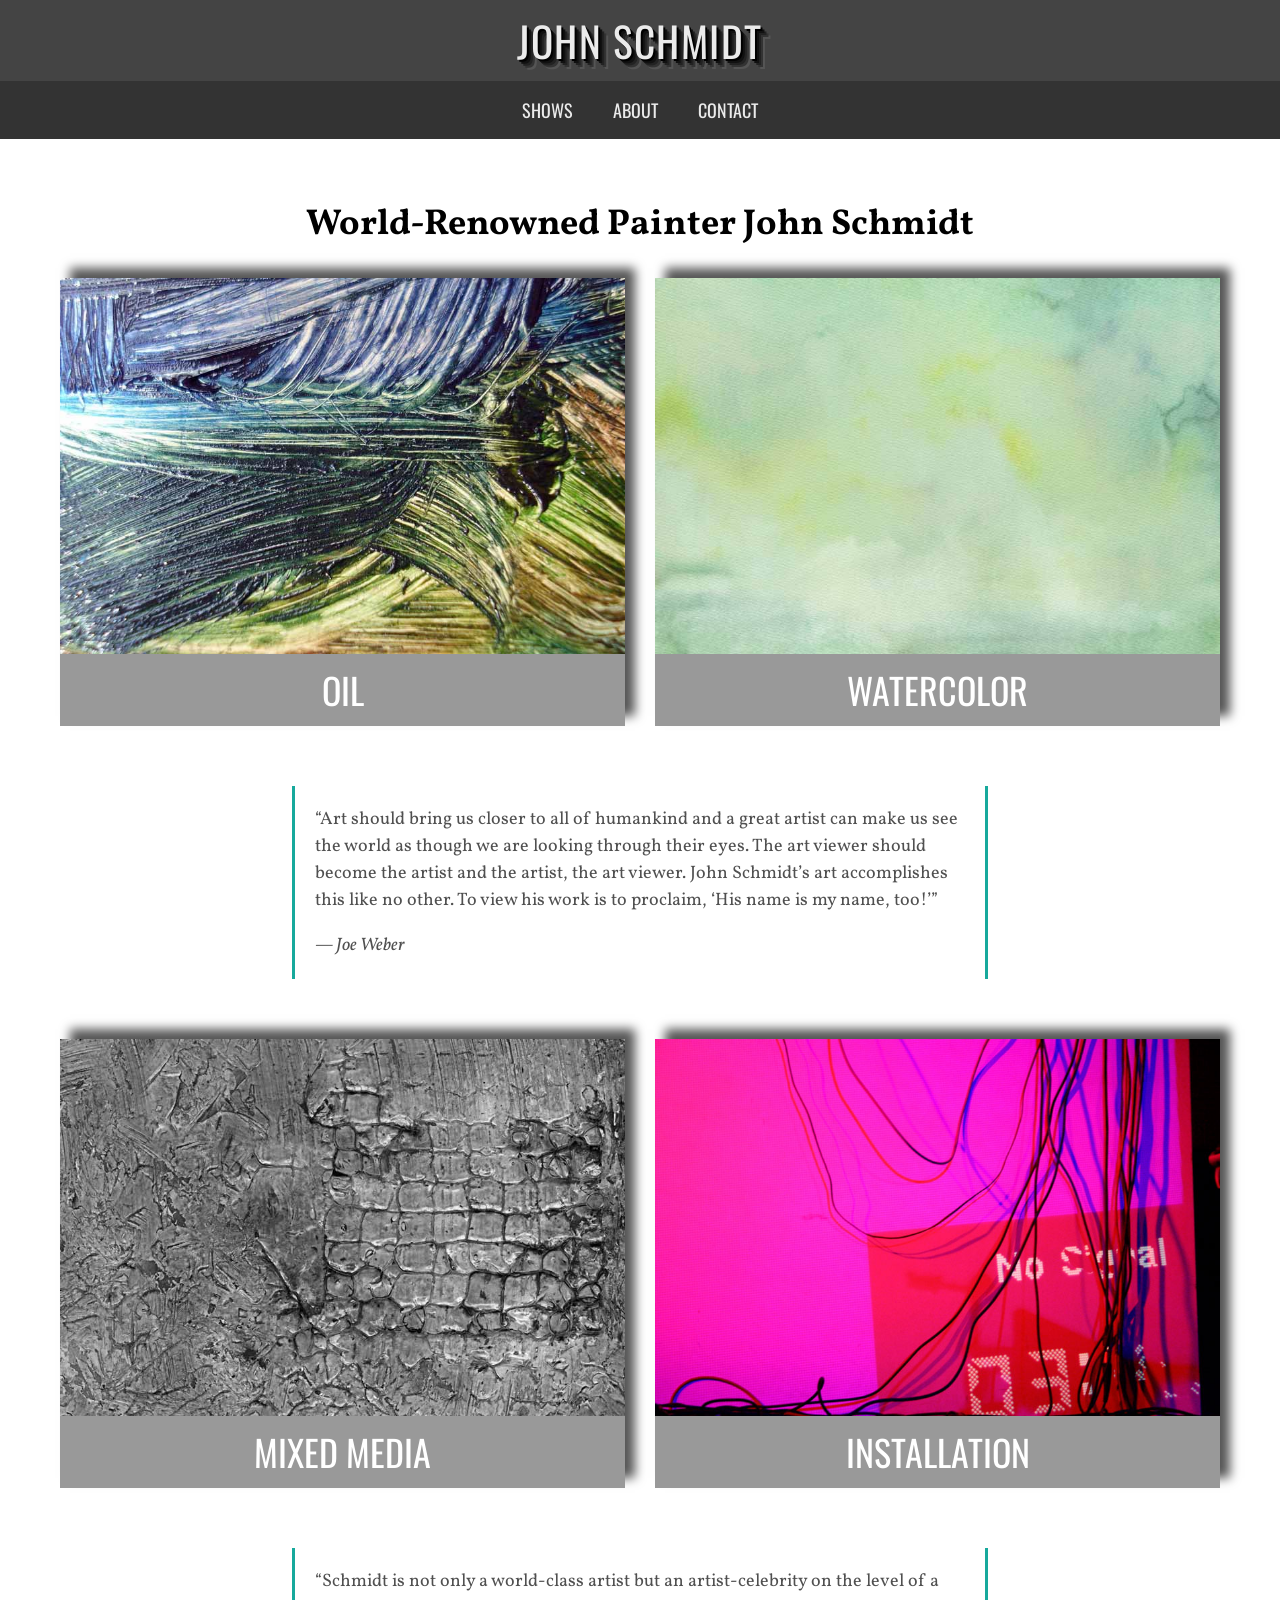
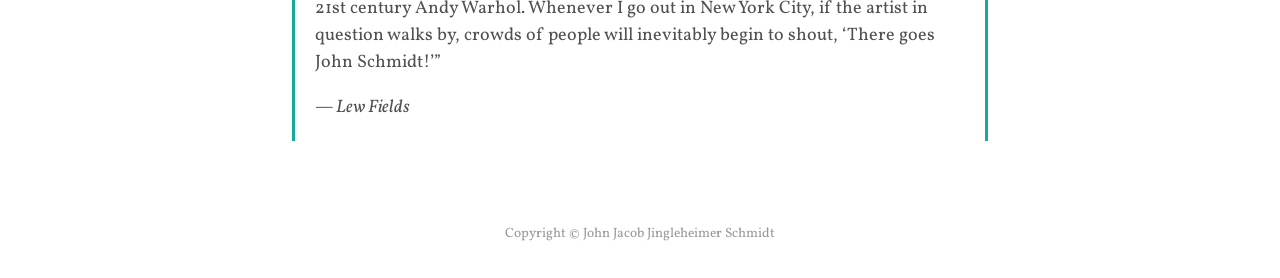
<file: Artist Website/index.html>
<!DOCTYPE html>
<html lang="en">
<head>
	<meta charset="UTF-8">
	<meta name="viewport" content="width=device-width, initial-scale=1.0">
	<title>John Schmidt | World-Renowned Painter</title>
	<link rel="preconnect" href="https://fonts.googleapis.com">
	<link rel="preconnect" href="https://fonts.gstatic.com" crossorigin>
	<link href="https://fonts.googleapis.com/css2?family=Oswald:wght@200..700&family=Vollkorn:ital,wght@0,400..900;1,400..900&display=auto" rel="stylesheet">
	<link rel="stylesheet" href="css/main.css">
</head>
<body>
	<header>
		<div class="logo-wrapper"><a href="index.html">John Schmidt</a></div>
		<nav>
			<ul>
				<li><a href="#">Shows</a></li>
				<li><a href="#">About</a></li>
				<li><a href="#">Contact</a></li>
			</ul>
		</nav>
	</header>

	<main>
		<h1>World-Renowned Painter John Schmidt</h1>

		<div class="category">
			<a href="#">
				<img src="img/oil.jpg" alt="">
				<div class="description">Oil</div>
			</a>
			<a href="#">
				<img src="img/watercolor.jpg" alt="">
				<div class="description">Watercolor</div>
			</a>
		</div>

		<blockquote>
			<p>“Art should bring us closer to all of humankind and a great artist can make us see the world as though we are looking through their eyes. The art viewer should become the artist and the artist, the art viewer. John Schmidt’s art accomplishes this like no other. To view his work is to proclaim, ‘His name is my name, too!’”</p>
			<cite>— Joe Weber</cite>
		</blockquote>

		<div class="category">
			<a href="#">
				<img src="img/mixed-media.jpg" alt="">
				<div class="description">Mixed Media</div>
			</a>
			<a href="#">
				<img src="img/installation.jpg" alt="">
				<div class="description">Installation</div>
			</a>
		</div>

		<blockquote>
			<p>“Schmidt is not only a world-class artist but an artist-celebrity on the level of a 21st century Andy Warhol. Whenever I go out in New York City, if the artist in question walks by, crowds of people will inevitably begin to shout, ‘There goes John Schmidt!’”</p>
			<cite>— Lew Fields</cite>
		</blockquote>
	</main>

	<footer>
		<p>Copyright © John Jacob Jingleheimer Schmidt</p>
	</footer>
</body>
</html>
</file>
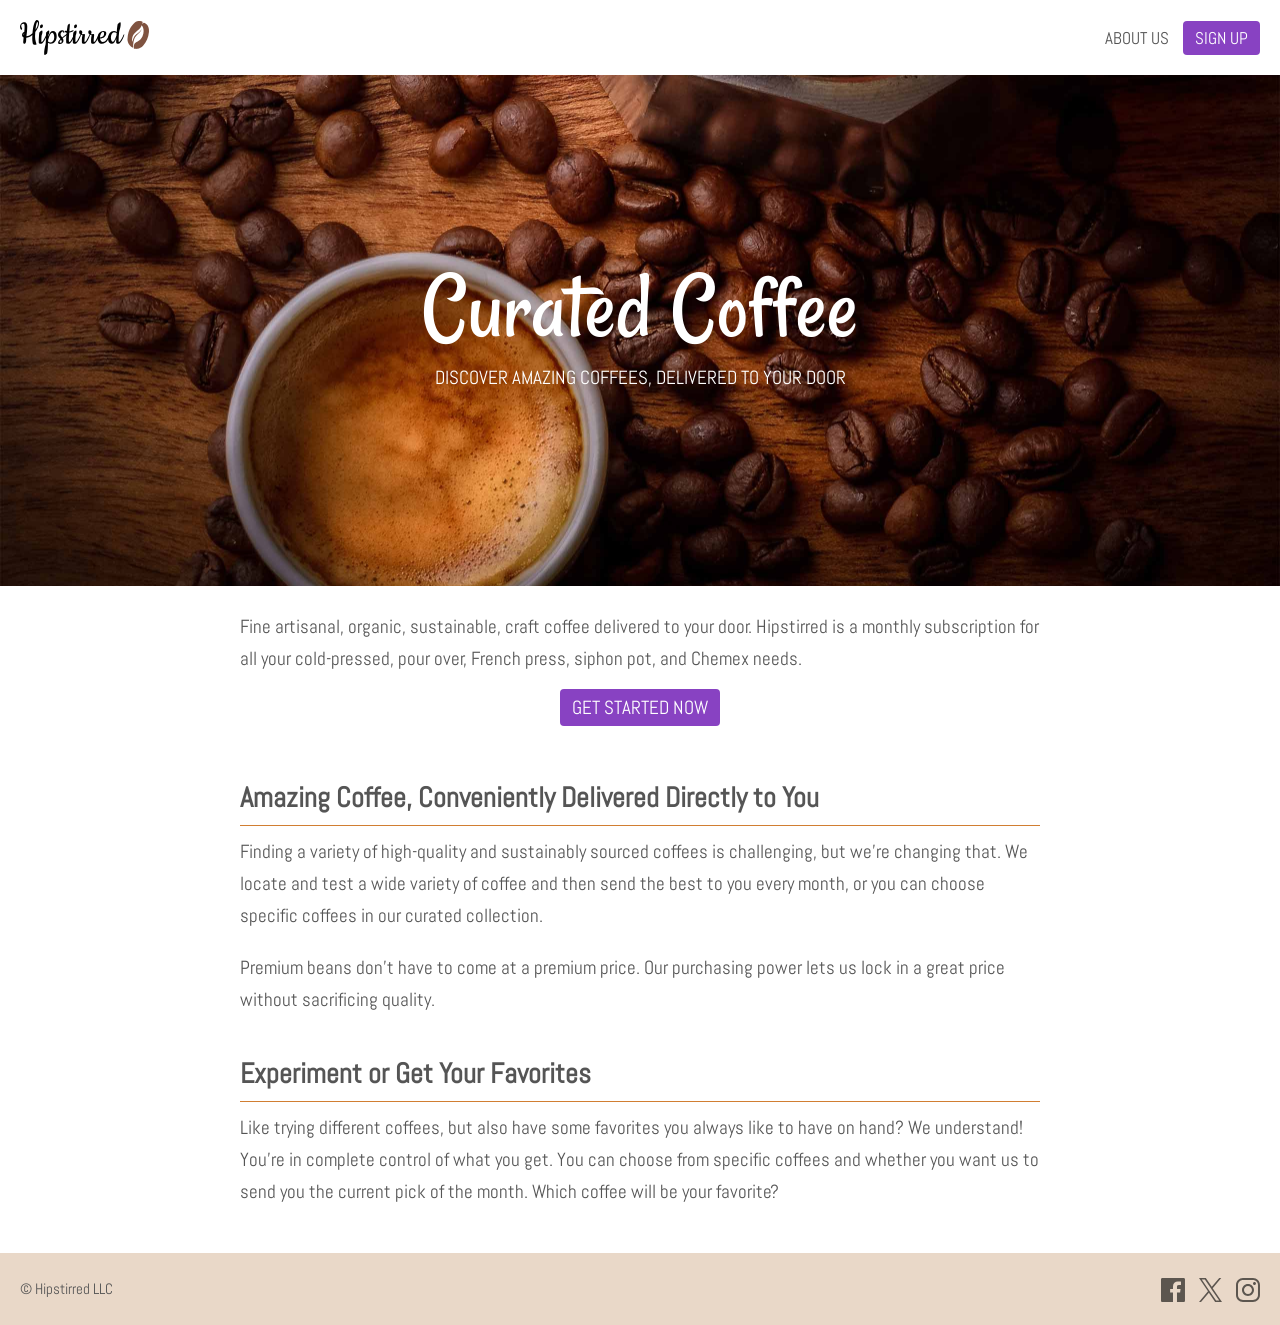
<file: Light Dark Mode/index.html>
<!DOCTYPE html>
<html lang="en">
<head>
	<meta charset="UTF-8">
	<meta name="viewport" content="width=device-width, initial-scale=1.0">
	<title>Great coffee, delivered to your door - Hipstirred</title>
	<link rel="preconnect" href="https://fonts.googleapis.com">
	<link rel="preconnect" href="https://fonts.gstatic.com" crossorigin>
	<link href="https://fonts.googleapis.com/css2?family=Abel&family=Rancho&display=swap" rel="stylesheet">
	<link rel="stylesheet" href="css/main.css">
</head>
<body>
	<div class="wrapper">
		<header>
			<a href="index.html">
				<img src="img/logo-dark.svg" alt="Hipstirred">
			</a>
			<nav>
				<ul>
					<li><a href="about.html">About Us</a></li>
					<li><a href="signup.html" class="button">Sign Up</a></li>
				</ul>
			</nav>
		</header>
		<div class="hero">
			<h1>Curated Coffee</h1>
			<p>Discover amazing coffees, delivered to your door</p>
		</div>
		<main>
			<p>Fine artisanal, organic, sustainable, craft coffee delivered to your door. Hipstirred is a monthly subscription for all your cold-pressed, pour over, French press, siphon pot, and Chemex needs.</p>

			<div class="call-to-action">
				<a href="signup.html" class="button">Get Started Now</a>
			</div>
			
			<h2>Amazing Coffee, Conveniently Delivered Directly to You</h2>
			<p>Finding a variety of high-quality and sustainably sourced coffees is challenging, but we’re changing that. We locate and test a wide variety of coffee and then send the best to you every month, or you can choose specific coffees in our curated collection.</p>
			<p>Premium beans don’t have to come at a premium price. Our purchasing power lets us lock in a great price without sacrificing quality.</p>
			
			<h2>Experiment or Get Your Favorites</h2>
			<p>Like trying different coffees, but also have some favorites you always like to have on hand? We understand! You’re in complete control of what you get. You can choose from specific coffees and whether you want us to send you the current pick of the month. Which coffee will be your favorite?</p>
		</main>
	</div>
	<footer>
		<div class="wrapper">
			<p>© Hipstirred LLC</p>
			<div class="social">
				<a href="https://www.facebook.com">
					<img src="img/social-icons/facebook.svg" width="24" height="24" alt="Facebook">
				</a>
				<a href="https://x.com">
					<img src="img/social-icons/x.svg" width="23" height="24" alt="X">
				</a>
				<a href="https://www.instagram.com">
					<img src="img/social-icons/instagram.svg" width="24" height="24" alt="Instagram">
				</a>
			</div>
		</div>
	</footer>
</body>
</html>
</file>
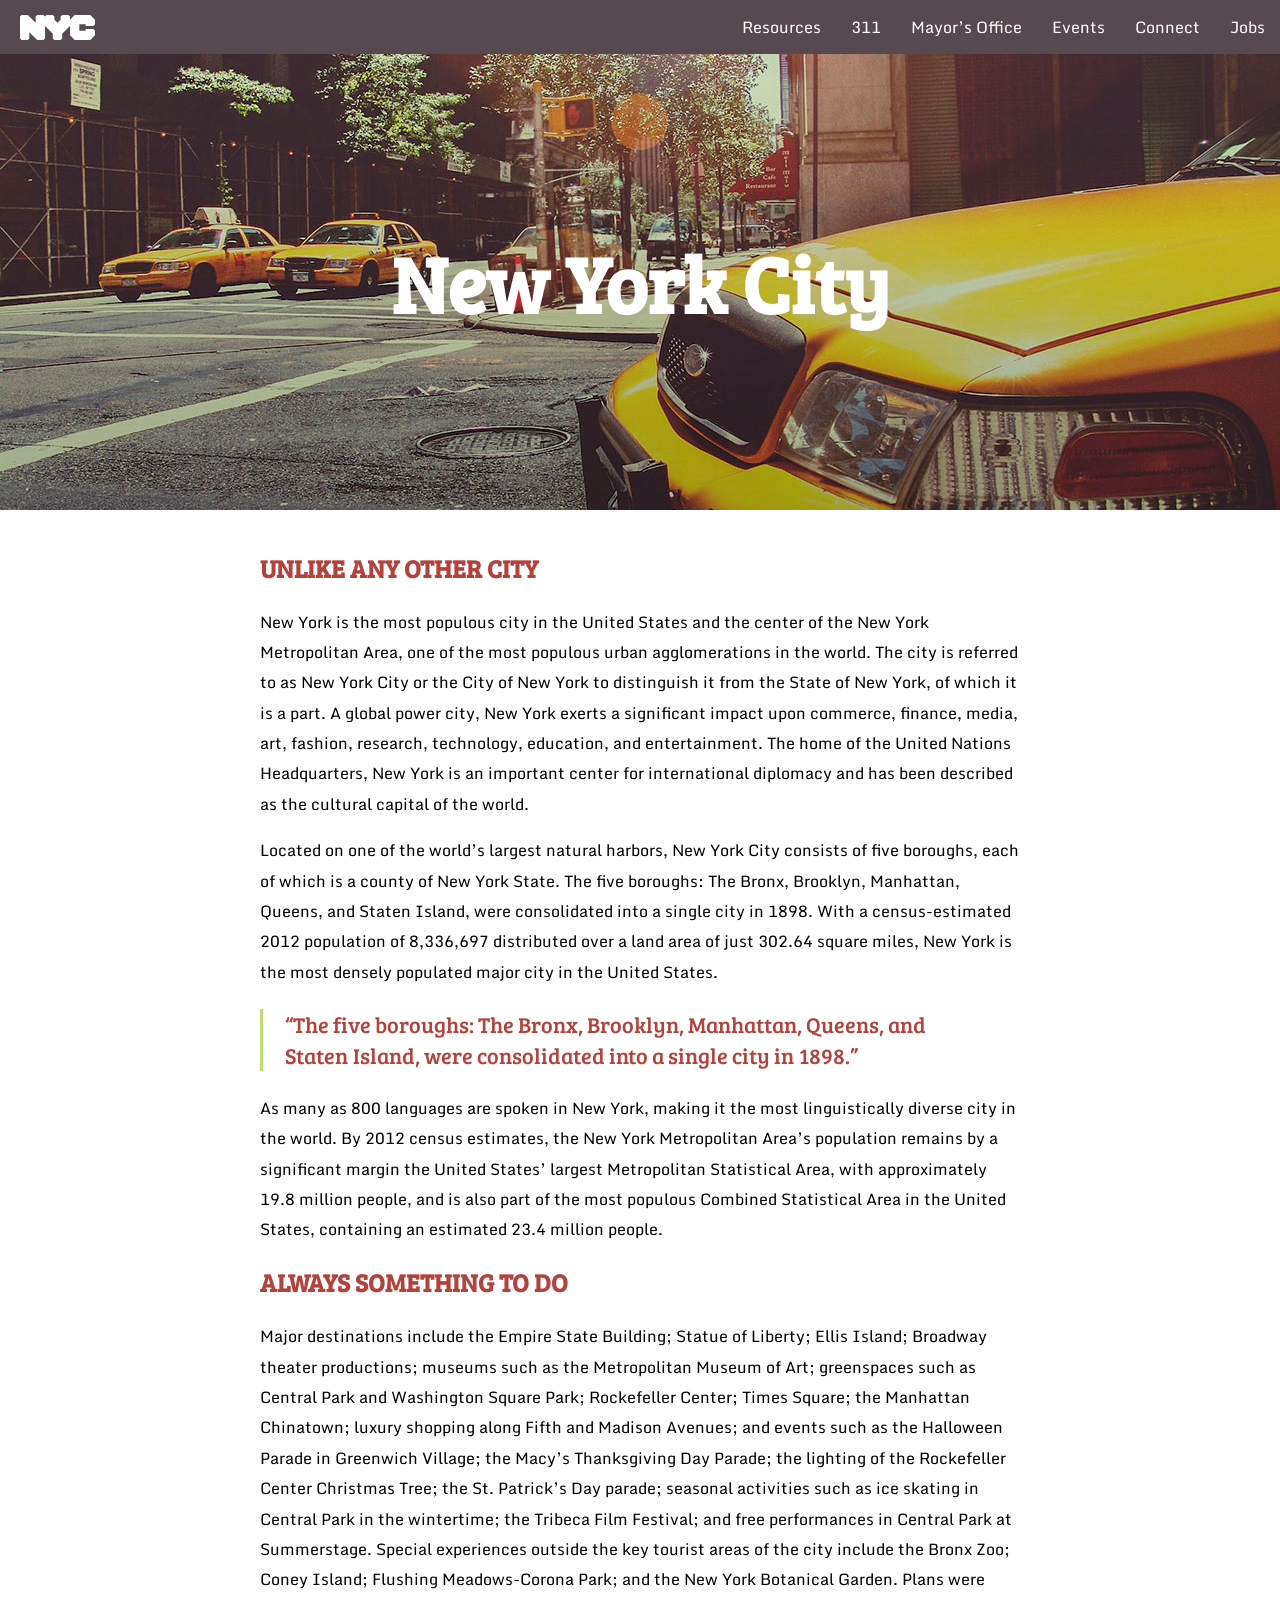
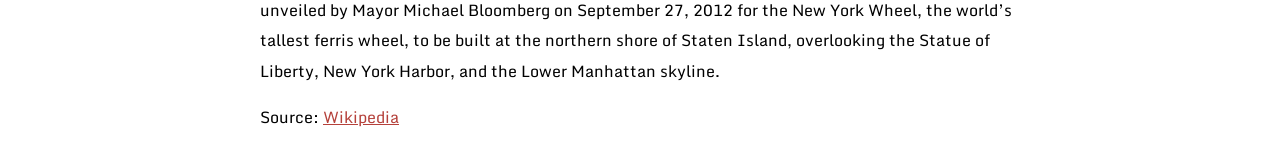
<file: Off-Screen Nav/index.html>
<!DOCTYPE html>
<html lang="en">
<head>
	<meta charset="UTF-8">
	<meta name="viewport" content="width=device-width, initial-scale=1.0">
	<title>New York City: A Global Power City</title>
	<link rel="preconnect" href="https://fonts.googleapis.com">
	<link rel="preconnect" href="https://fonts.gstatic.com" crossorigin>
	<link href="https://fonts.googleapis.com/css2?family=Bree+Serif&family=Monda:wght@400..700&display=auto" rel="stylesheet">
	<link rel="stylesheet" href="css/main.css">
</head>
<body>
	<input type="checkbox" name="nav-checkbox" id="nav-checkbox">
	<label for="nav-checkbox">
		<img src="img/menu-icon.svg" alt="MENU" id="menu-icon">
	</label>

	<img src="img/nyc-logo.svg" class="nyc-logo" alt="NYC Logo">
	<nav>
		<label for="nav-checkbox">
			<img src="img/close.svg" alt="CLOSE" id="close-button">
		</label>
		<ul>
			<li><a href="#">Resources</a></li>
			<li><a href="#">311</a></li>
			<li><a href="#">Mayor’s Office</a></li>
			<li><a href="#">Events</a></li>
			<li><a href="#">Connect</a></li>
			<li><a href="#">Jobs</a></li>
		</ul>
	</nav>

	<label id="menu-overlay" for="nav-checkbox"></label>
	
	<h1>New York City</h1>
	
	<main>
		<h2>Unlike Any Other City</h2>
		
		<p>New York is the most populous city in the United States and the center of the New York Metropolitan Area, one of the most populous urban agglomerations in the world. The city is referred to as New York City or the City of New York to distinguish it from the State of New York, of which it is a part. A global power city, New York exerts a significant impact upon commerce, finance, media, art, fashion, research, technology, education, and entertainment. The home of the United Nations Headquarters, New York is an important center for international diplomacy and has been described as the cultural capital of the world.</p>
		
		<p>Located on one of the world’s largest natural harbors, New York City consists of five boroughs, each of which is a county of New York State. The five boroughs: The Bronx, Brooklyn, Manhattan, Queens, and Staten Island, were consolidated into a single city in 1898. With a census-estimated 2012 population of 8,336,697 distributed over a land area of just 302.64 square miles, New York is the most densely populated major city in the United States.</p>
		
		<p class="pull-quote">“The five boroughs: The Bronx, Brooklyn, Manhattan, Queens, and Staten Island, were consolidated into a single city in 1898.”</p>
		
		<p>As many as 800 languages are spoken in New York, making it the most linguistically diverse city in the world. By 2012 census estimates, the New York Metropolitan Area’s population remains by a significant margin the United States’ largest Metropolitan Statistical Area, with approximately 19.8 million people, and is also part of the most populous Combined Statistical Area in the United States, containing an estimated 23.4 million people.</p>
		
		
		<h2>Always Something to Do</h2>
		
		<p>Major destinations include the Empire State Building; Statue of Liberty; Ellis Island; Broadway theater productions; museums such as the Metropolitan Museum of Art; greenspaces such as Central Park and Washington Square Park; Rockefeller Center; Times Square; the Manhattan Chinatown; luxury shopping along Fifth and Madison Avenues; and events such as the Halloween Parade in Greenwich Village; the Macy’s Thanksgiving Day Parade; the lighting of the Rockefeller Center Christmas Tree; the St. Patrick’s Day parade; seasonal activities such as ice skating in Central Park in the wintertime; the Tribeca Film Festival; and free performances in Central Park at Summerstage. Special experiences outside the key tourist areas of the city include the Bronx Zoo; Coney Island; Flushing Meadows-Corona Park; and the New York Botanical Garden. Plans were unveiled by Mayor Michael Bloomberg on September 27, 2012 for the New York Wheel, the world’s tallest ferris wheel, to be built at the northern shore of Staten Island, overlooking the Statue of Liberty, New York Harbor, and the Lower Manhattan skyline.</p>

		<p>Source: <a href="http://en.wikipedia.org/wiki/New_York_City">Wikipedia</a></p>
	</main>
</body>
</html>
</file>
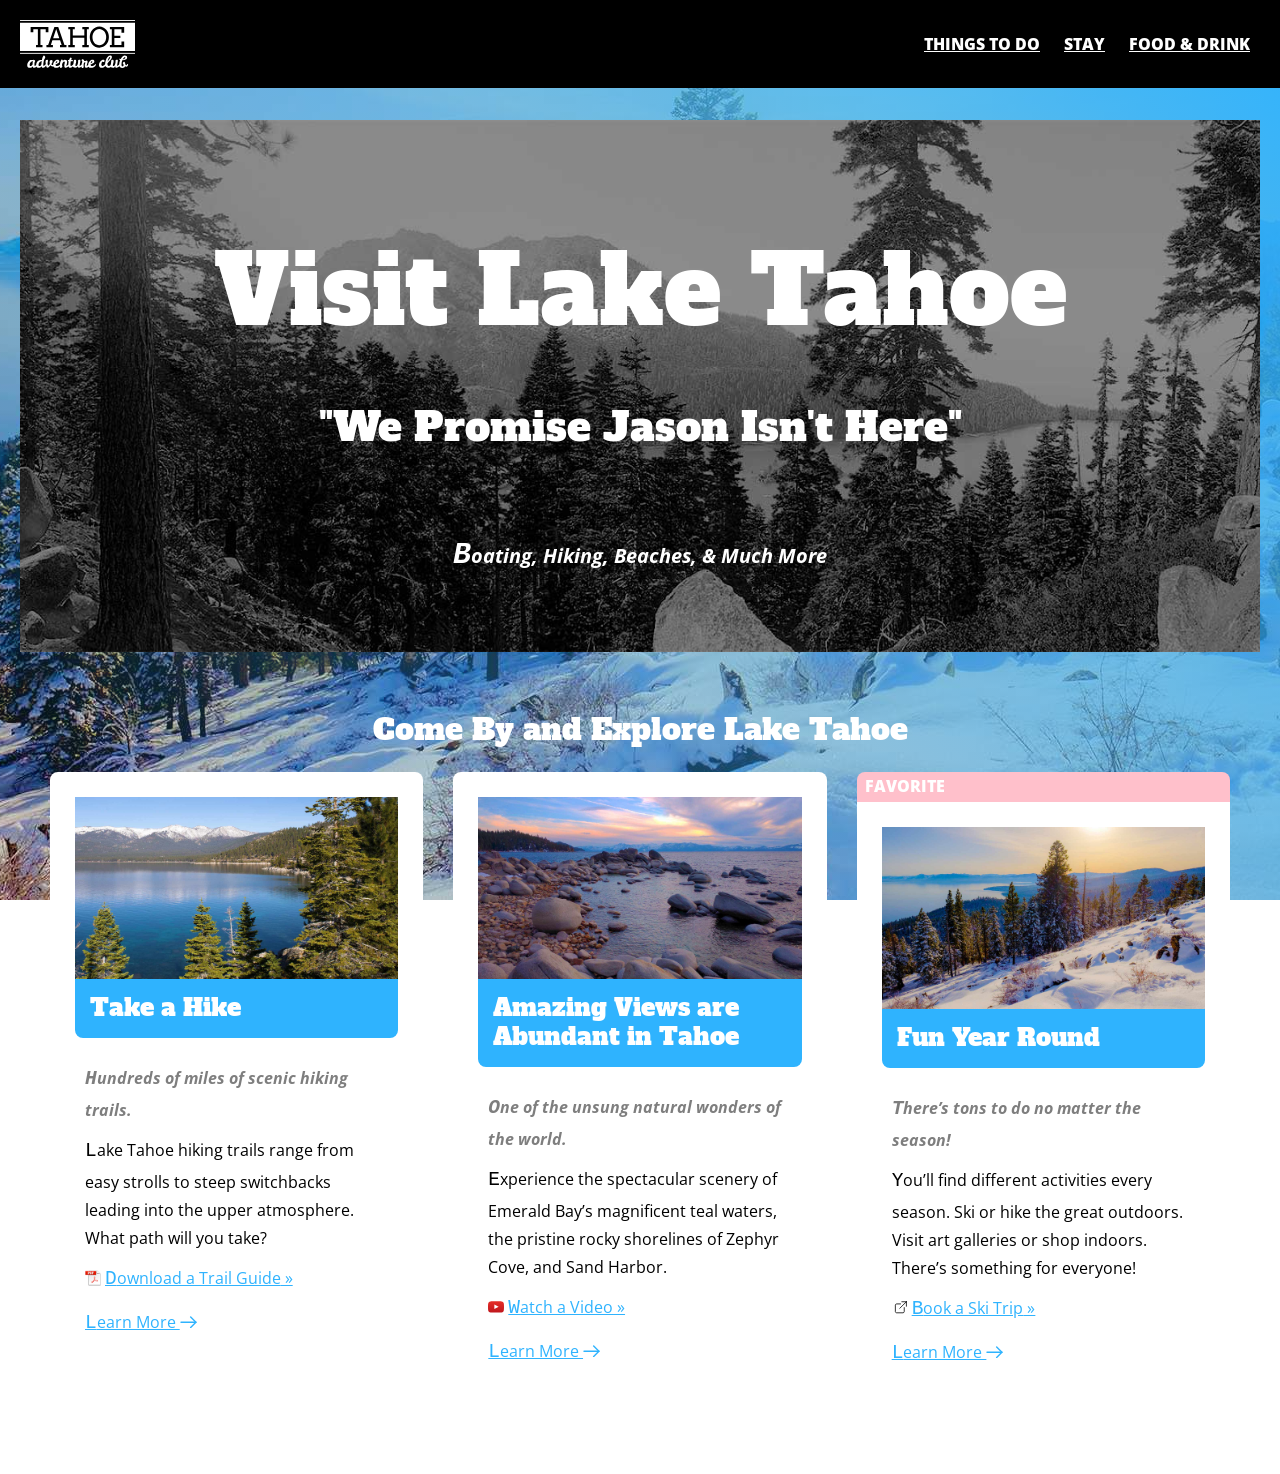
<file: Tahoe/index.html>
<!DOCTYPE html>
<html lang="en">
<head>
    <meta charset="UTF-8">
    <meta name="viewport" content="width=device-width, initial-scale=1.0">
    <title>Visit Lake Tahoe</title>

    <!-- google fonts -->
    <link rel="preconnect" href="https://fonts.googleapis.com">
    <link rel="preconnect" href="https://fonts.gstatic.com" crossorigin>
    <link href="https://fonts.googleapis.com/css2?family=Alfa+Slab+One&family=Open+Sans:ital,wght@0,300..800;1,300..800&display=swap" rel="stylesheet">

    <!-- stylesheet -->
    <link rel="stylesheet" href="styles/main.css">
</head>
<body>

    <nav>
		<a href="index.html">
            <img src="img/tahoe-logo-white.svg" alt="Tahoe Adventure Club">
        </a>
		
        <ul>
			<li>
                <a href="things-to-do.html">Things To Do</a>
            </li>
			<li>
                <a href="places-to-stay.html">Stay</a>
            </li>
			<li>
                <a href="food-drink.html">Food & Drink</a>
            </li>
		</ul>
	</nav>

	<header>
		<h1>Visit Lake Tahoe</h1>
		<p>Boating, Hiking, Beaches, & Much More</p>
	</header>

	<h2>Explore Lake Tahoe</h2>

	<main>
		<section>
			<img src="img/take-a-hike.jpg" alt="Tahoe trails">
			<h3>Take a Hike</h3>
			<p>Hundreds of miles of scenic hiking trails.</p>
			<p>Lake Tahoe hiking trails range from easy strolls to steep switchbacks leading into the upper atmosphere. What path will you take?</p>
			<p><a href="downloads/trail-guide.pdf" target="_blank">Download a Trail Guide</a></p>
			<p><a href="#" class="learn-more-link">Learn More
                
                <svg class="arrow" xmlns="http://www.w3.org/2000/svg" width="17.34" height="12.5" viewBox="0 0 17.34 12.5">
                    <polyline class="tip" points="10.67 1 15.92 6.25 10.67 11.5" fill="none" stroke="#000" stroke-linecap="round" stroke-miterlimit="10" stroke-width="2"/>
                    <line id="line" x1="15.92" y1="6.25" x2="1" y2="6.25" fill="none" stroke="#000" stroke-linecap="round" stroke-miterlimit="10" stroke-width="2"/>
                </svg>


            </a></p>
		</section>

		<section>
			<img src="img/amazing-views.jpg" alt="Tahoe sunset">
			<h3>Amazing Views are Abundant in Tahoe</h3>
			<p>One of the unsung natural wonders of the world.</p>
			<p>Experience the spectacular scenery of Emerald Bay’s magnificent teal waters, the pristine rocky shorelines of Zephyr Cove, and Sand Harbor.</p>
			<p>
				<a href="https://www.youtube.com/watch?v=4ZLZh3ZWdgI" target="_blank">Watch a Video</a>
			</p>
			<p><a href="#" class="learn-more-link">Learn More
                
                <svg class="arrow" xmlns="http://www.w3.org/2000/svg" width="17.34" height="12.5" viewBox="0 0 17.34 12.5">
                    <polyline class="tip" points="10.67 1 15.92 6.25 10.67 11.5" fill="none" stroke="#000" stroke-linecap="round" stroke-miterlimit="10" stroke-width="2"/>
                    <line id="line" x1="15.92" y1="6.25" x2="1" y2="6.25" fill="none" stroke="#000" stroke-linecap="round" stroke-miterlimit="10" stroke-width="2"/>
                </svg>

            </a></p>
		</section>

		<section>
			<img src="img/fun-year-round.jpg" alt="Tahoe in winter">
			<h3>Fun Year Round</h3>
			<p>There’s tons to do no matter the season!</p>
			<p>You’ll find different activities every season. Ski or hike the great outdoors. Visit art galleries or shop indoors. There’s something for everyone!</p>
			<p><a href="https://www.skilaketahoe.com" target="_blank">Book a Ski Trip</a></p>
			<p><a href="#" class="learn-more-link">Learn More
                
                <svg class="arrow" xmlns="http://www.w3.org/2000/svg" width="17.34" height="12.5" viewBox="0 0 17.34 12.5">
                    <polyline class="tip" points="10.67 1 15.92 6.25 10.67 11.5" fill="none" stroke="#000" stroke-linecap="round" stroke-miterlimit="10" stroke-width="2"/>
                    <line id="line" x1="15.92" y1="6.25" x2="1" y2="6.25" fill="none" stroke="#000" stroke-linecap="round" stroke-miterlimit="10" stroke-width="2"/>
                </svg>


            </a></p>
		</section>
	</main>

	<footer>
		Copyright © Tahoe Adventure Club
	</footer>

</body>
</html>
</file>
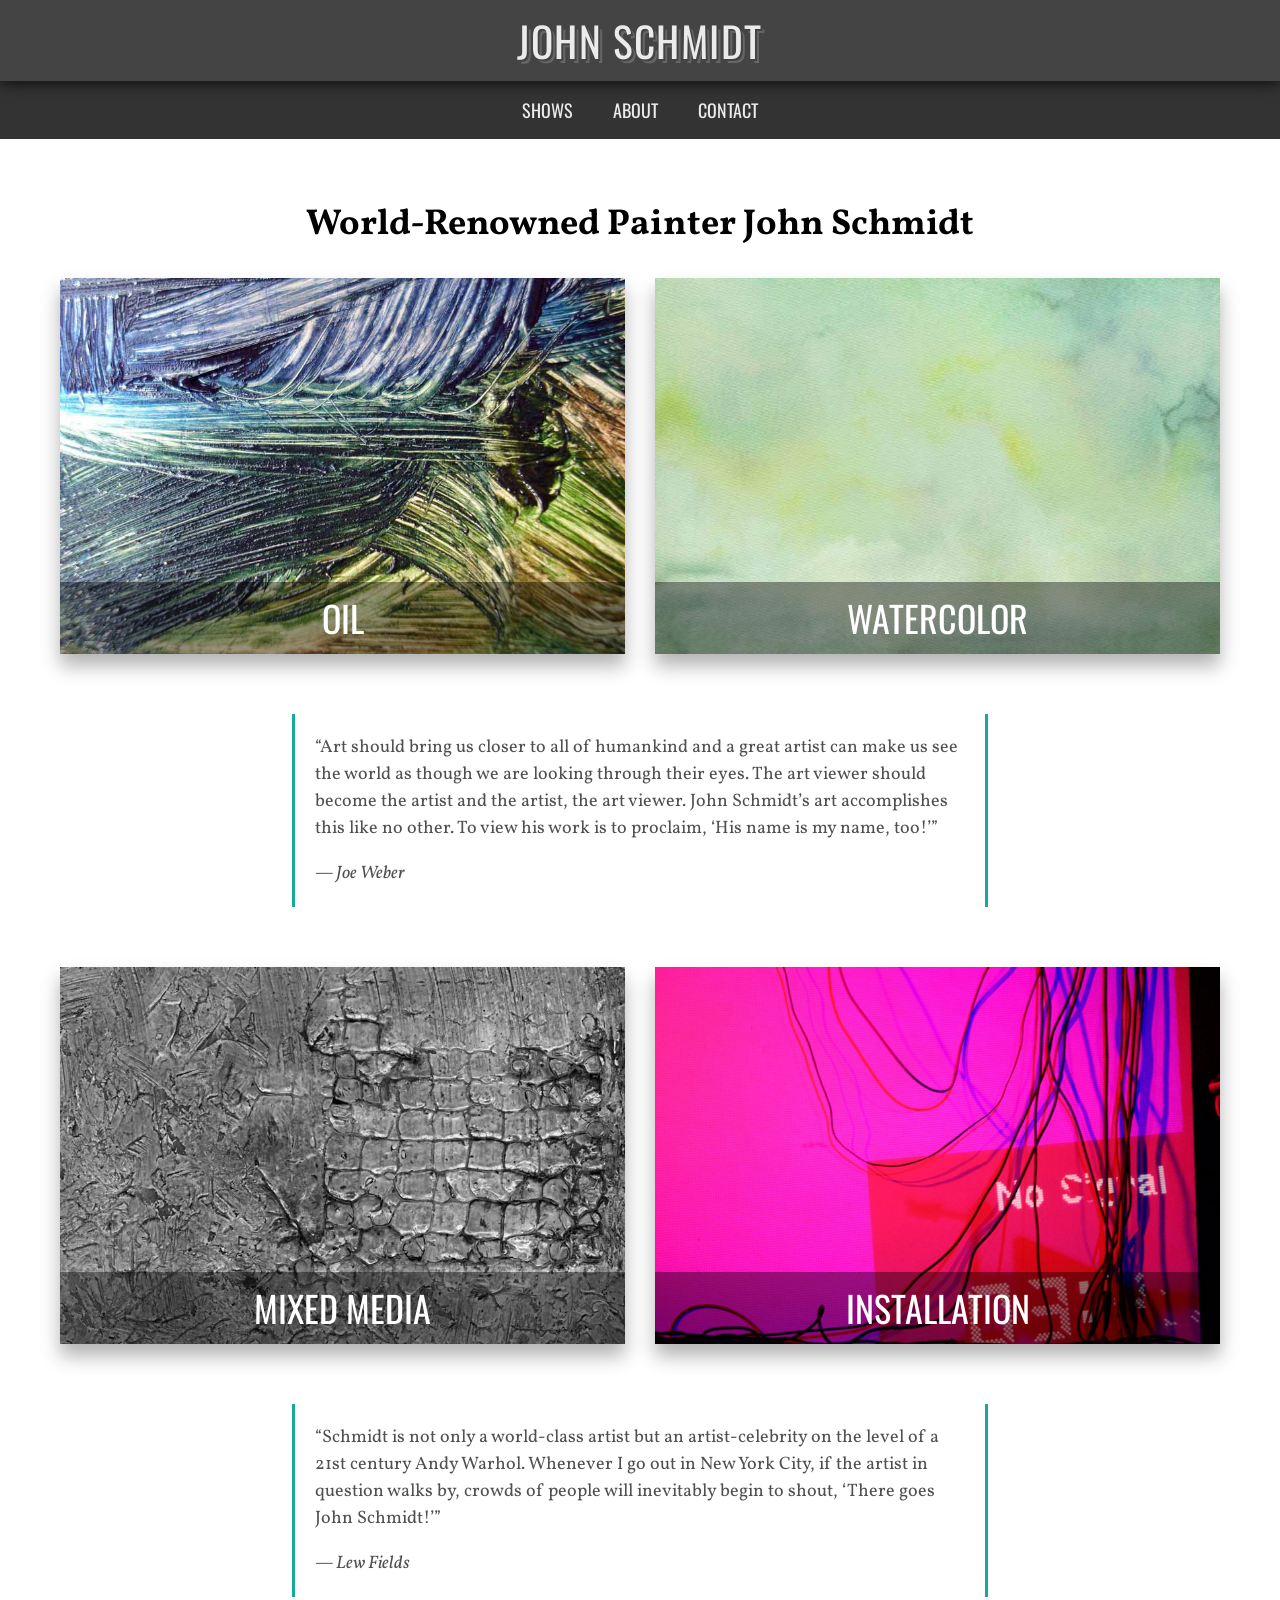
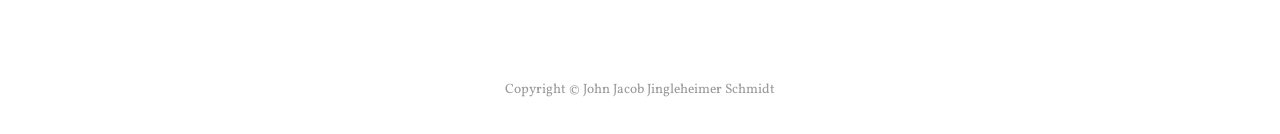
<file: Done Files/Artist Website Done/index.html>
<!DOCTYPE html>
<html lang="en">
<head>
	<meta charset="UTF-8">
	<meta name="viewport" content="width=device-width, initial-scale=1.0">
	<title>John Schmidt | World-Renowned Painter</title>
	<link rel="preconnect" href="https://fonts.googleapis.com">
	<link rel="preconnect" href="https://fonts.gstatic.com" crossorigin>
	<link href="https://fonts.googleapis.com/css2?family=Oswald:wght@200..700&family=Vollkorn:ital,wght@0,400..900;1,400..900&display=auto" rel="stylesheet">
	<link rel="stylesheet" href="css/main.css">
</head>
<body>
	<header>
		<div class="logo-wrapper"><a href="index.html">John Schmidt</a></div>
		<nav>
			<ul>
				<li><a href="#"><span>Shows</span></a></li>
				<li><a href="#"><span>About</span></a></li>
				<li><a href="#"><span>Contact</span></a></li>
			</ul>
		</nav>
	</header>

	<main>
		<h1>World-Renowned Painter John Schmidt</h1>

		<div class="category">
			<a href="#">
				<img src="img/oil.jpg" alt="">
				<div class="description">Oil</div>
			</a>
			<a href="#">
				<img src="img/watercolor.jpg" alt="">
				<div class="description">Watercolor</div>
			</a>
		</div>

		<blockquote>
			<p>“Art should bring us closer to all of humankind and a great artist can make us see the world as though we are looking through their eyes. The art viewer should become the artist and the artist, the art viewer. John Schmidt’s art accomplishes this like no other. To view his work is to proclaim, ‘His name is my name, too!’”</p>
			<cite>— Joe Weber</cite>
		</blockquote>

		<div class="category">
			<a href="#">
				<img src="img/mixed-media.jpg" alt="">
				<div class="description">Mixed Media</div>
			</a>
			<a href="#">
				<img src="img/installation.jpg" alt="">
				<div class="description">Installation</div>
			</a>
		</div>

		<blockquote>
			<p>“Schmidt is not only a world-class artist but an artist-celebrity on the level of a 21st century Andy Warhol. Whenever I go out in New York City, if the artist in question walks by, crowds of people will inevitably begin to shout, ‘There goes John Schmidt!’”</p>
			<cite>— Lew Fields</cite>
		</blockquote>
	</main>

	<footer>
		<p>Copyright © John Jacob Jingleheimer Schmidt</p>
	</footer>
</body>
</html>
</file>
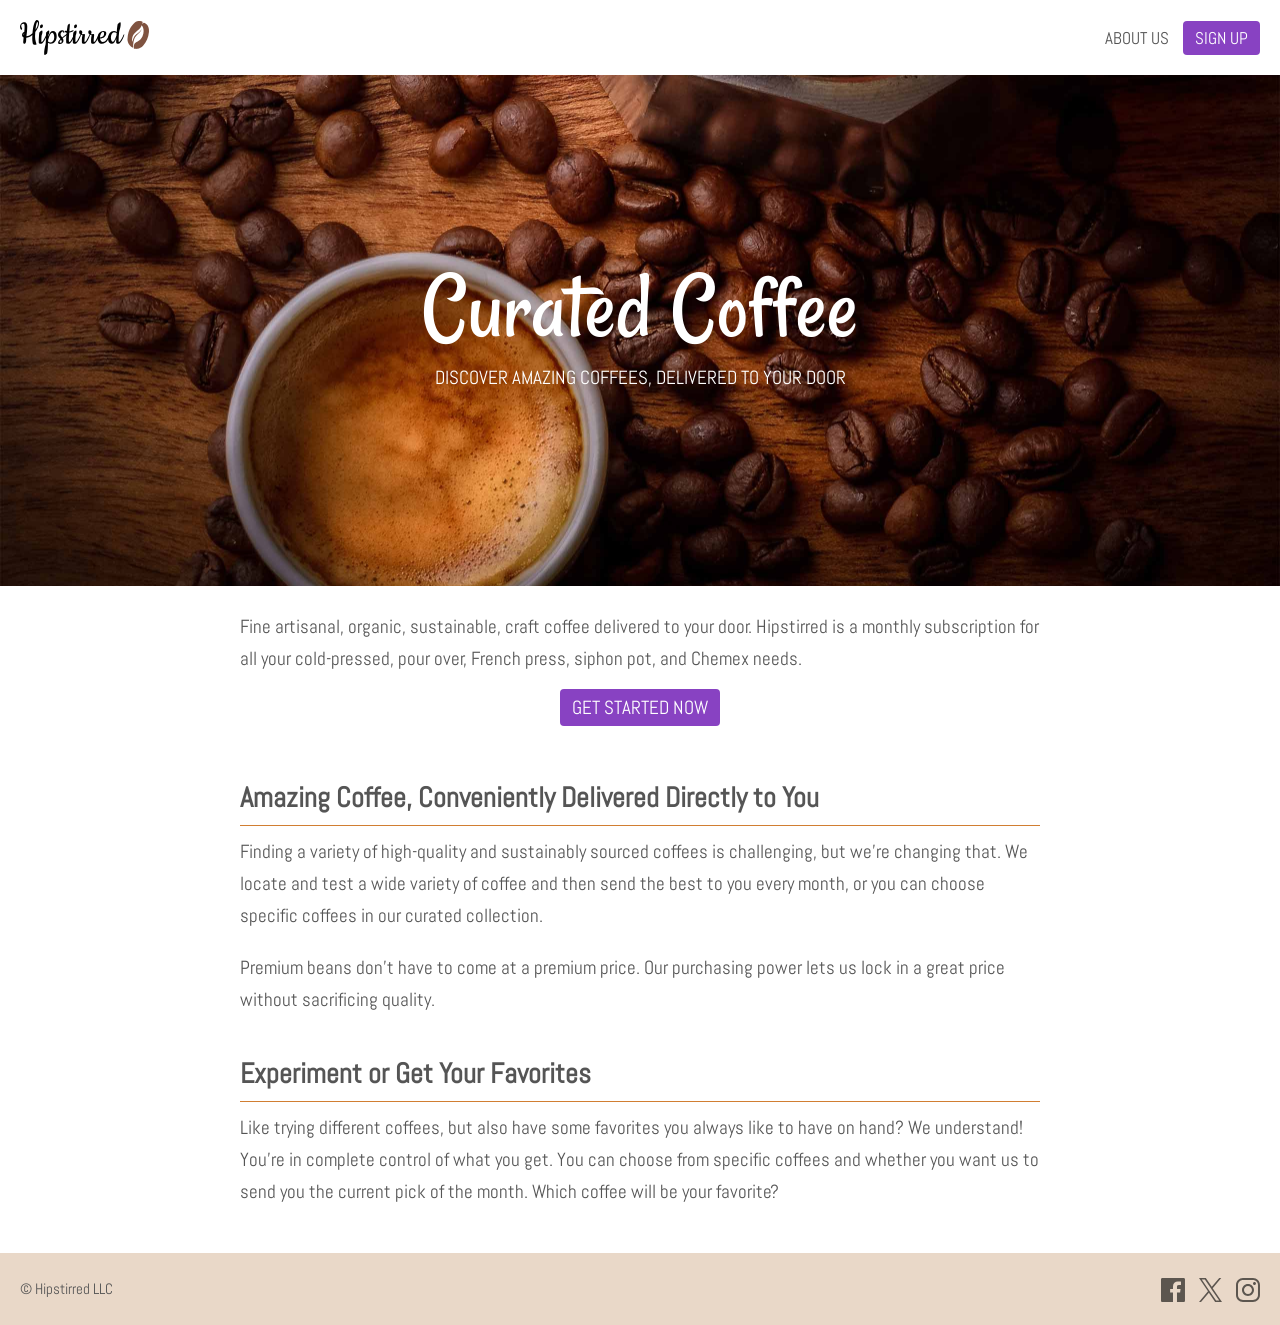
<file: Done Files/Light Dark Mode/index.html>
<!DOCTYPE html>
<html lang="en">
<head>
	<meta charset="UTF-8">
	<meta name="viewport" content="width=device-width, initial-scale=1.0">
	<title>Great coffee, delivered to your door - Hipstirred</title>
	<link rel="preconnect" href="https://fonts.googleapis.com">
	<link rel="preconnect" href="https://fonts.gstatic.com" crossorigin>
	<link href="https://fonts.googleapis.com/css2?family=Abel&family=Rancho&display=swap" rel="stylesheet">
	<link rel="stylesheet" href="css/main.css">
</head>
<body>
	<div class="wrapper">
		<header>
			<a href="index.html">
				<picture>
					<source srcset="img/logo-light.svg" media="(prefers-color-scheme: dark)">
					<img src="img/logo-dark.svg" alt="Hipstirred">
				</picture>
			</a>
			<nav>
				<ul>
					<li><a href="about.html">About Us</a></li>
					<li><a href="signup.html" class="button">Sign Up</a></li>
				</ul>
			</nav>
		</header>
		<div class="hero">
			<h1>Curated Coffee</h1>
			<p>Discover amazing coffees, delivered to your door</p>
		</div>
		<main>
			<p>Fine artisanal, organic, sustainable, craft coffee delivered to your door. Hipstirred is a monthly subscription for all your cold-pressed, pour over, French press, siphon pot, and Chemex needs.</p>

			<div class="call-to-action">
				<a href="signup.html" class="button">Get Started Now</a>
			</div>
			
			<h2>Amazing Coffee, Conveniently Delivered Directly to You</h2>
			<p>Finding a variety of high-quality and sustainably sourced coffees is challenging, but we’re changing that. We locate and test a wide variety of coffee and then send the best to you every month, or you can choose specific coffees in our curated collection.</p>
			<p>Premium beans don’t have to come at a premium price. Our purchasing power lets us lock in a great price without sacrificing quality.</p>
			
			<h2>Experiment or Get Your Favorites</h2>
			<p>Like trying different coffees, but also have some favorites you always like to have on hand? We understand! You’re in complete control of what you get. You can choose from specific coffees and whether you want us to send you the current pick of the month. Which coffee will be your favorite?</p>
		</main>
	</div>
	<footer>
		<div class="wrapper">
			<p>© Hipstirred LLC</p>
			<div class="social">
				<a href="https://www.facebook.com">
					<svg width="24" height="24" viewBox="0 0 24 24" fill="none" xmlns="http://www.w3.org/2000/svg">
						<title>Facebook</title>
						<path d="M22.6566 0H1.32392C0.593267 0 0 0.593267 0 1.32392V22.6566C0 23.3872 0.593267 23.9805 1.32392 23.9805H11.9902V14.4882H9.12383V10.9911H11.9902V8.40566C11.9902 5.30818 14.1385 3.62205 16.905 3.62205C18.2289 3.62205 19.6528 3.72197 19.9837 3.76569V7.00055H17.7793C16.2743 7.00055 15.987 7.71247 15.987 8.76162V10.9911H19.5716L19.1032 14.4882H15.987V23.9805H22.6566C23.3872 23.9805 23.9805 23.3872 23.9805 22.6566V1.32392C23.9805 0.593267 23.3872 0 22.6566 0Z" fill="black"/>
					</svg>
				</a>
				<a href="https://x.com">
					<svg width="23" height="24" viewBox="0 0 23 24" fill="none" xmlns="http://www.w3.org/2000/svg">
						<title>X</title>
						<path d="M13.6881 10.1571L22.2504 0H20.2214L12.7868 8.81931L6.84879 0H0L8.97943 13.3364L0 23.9877H2.0291L9.88024 14.6742L16.1512 23.9877H23L13.6876 10.1571H13.6881ZM10.909 13.4538L9.99919 12.1258L2.76021 1.55881H5.87679L11.7187 10.0867L12.6285 11.4147L20.2224 22.4998H17.1058L10.909 13.4544V13.4538Z" fill="black"/>
					</svg>
				</a>
				<a href="https://www.instagram.com">
					<svg width="24" height="24" viewBox="0 0 24 24" fill="none" xmlns="http://www.w3.org/2000/svg">
						<title>Instagram</title>
						<path fill-rule="evenodd" clip-rule="evenodd" d="M6.99431 0H16.9862C20.833 0 23.9805 3.14744 23.9805 6.99431V16.9862C23.9805 20.833 20.833 23.9805 16.9862 23.9805H6.99431C3.14744 23.9805 0 20.833 0 16.9862V6.99431C0 3.14744 3.14744 0 6.99431 0ZM20.5146 3.46593C19.5653 2.52295 18.3101 1.99837 16.9862 1.99837H6.99431C5.67039 1.99837 4.40891 2.5167 3.46593 3.46593C2.52295 4.41516 1.99837 5.67039 1.99837 6.99431V16.9862C1.99837 18.3101 2.5167 19.5716 3.46593 20.5146C4.41516 21.4575 5.67039 21.9821 6.99431 21.9821H16.9862C18.3101 21.9821 19.5716 21.4638 20.5146 20.5146C21.4575 19.5653 21.9821 18.3101 21.9821 16.9862V6.99431C21.9821 5.67039 21.4638 4.40891 20.5146 3.46593Z" fill="black"/><path fill-rule="evenodd" clip-rule="evenodd" d="M18.485 6.99431C17.6544 6.99431 16.9862 6.3261 16.9862 5.49553C16.9862 4.66495 17.6544 3.99675 18.485 3.99675C19.3093 3.99675 19.9837 4.66495 19.9837 5.49553C19.9837 6.3261 19.3093 6.99431 18.485 6.99431ZM11.9902 7.99349C14.1947 7.99349 15.987 9.78579 15.987 11.9902C15.987 14.1947 14.1947 15.987 11.9902 15.987C9.78578 15.987 7.99349 14.1947 7.99349 11.9902C7.99349 9.78579 9.78578 7.99349 11.9902 7.99349ZM5.99512 11.9902C5.99512 8.68044 8.68043 5.99512 11.9902 5.99512C15.3 5.99512 17.9854 8.68044 17.9854 11.9902C17.9854 15.3 15.3 17.9854 11.9902 17.9854C8.68043 17.9854 5.99512 15.3 5.99512 11.9902Z" fill="black"/>
					</svg>
				</a>
			</div>
		</div>
	</footer>
</body>
</html>
</file>
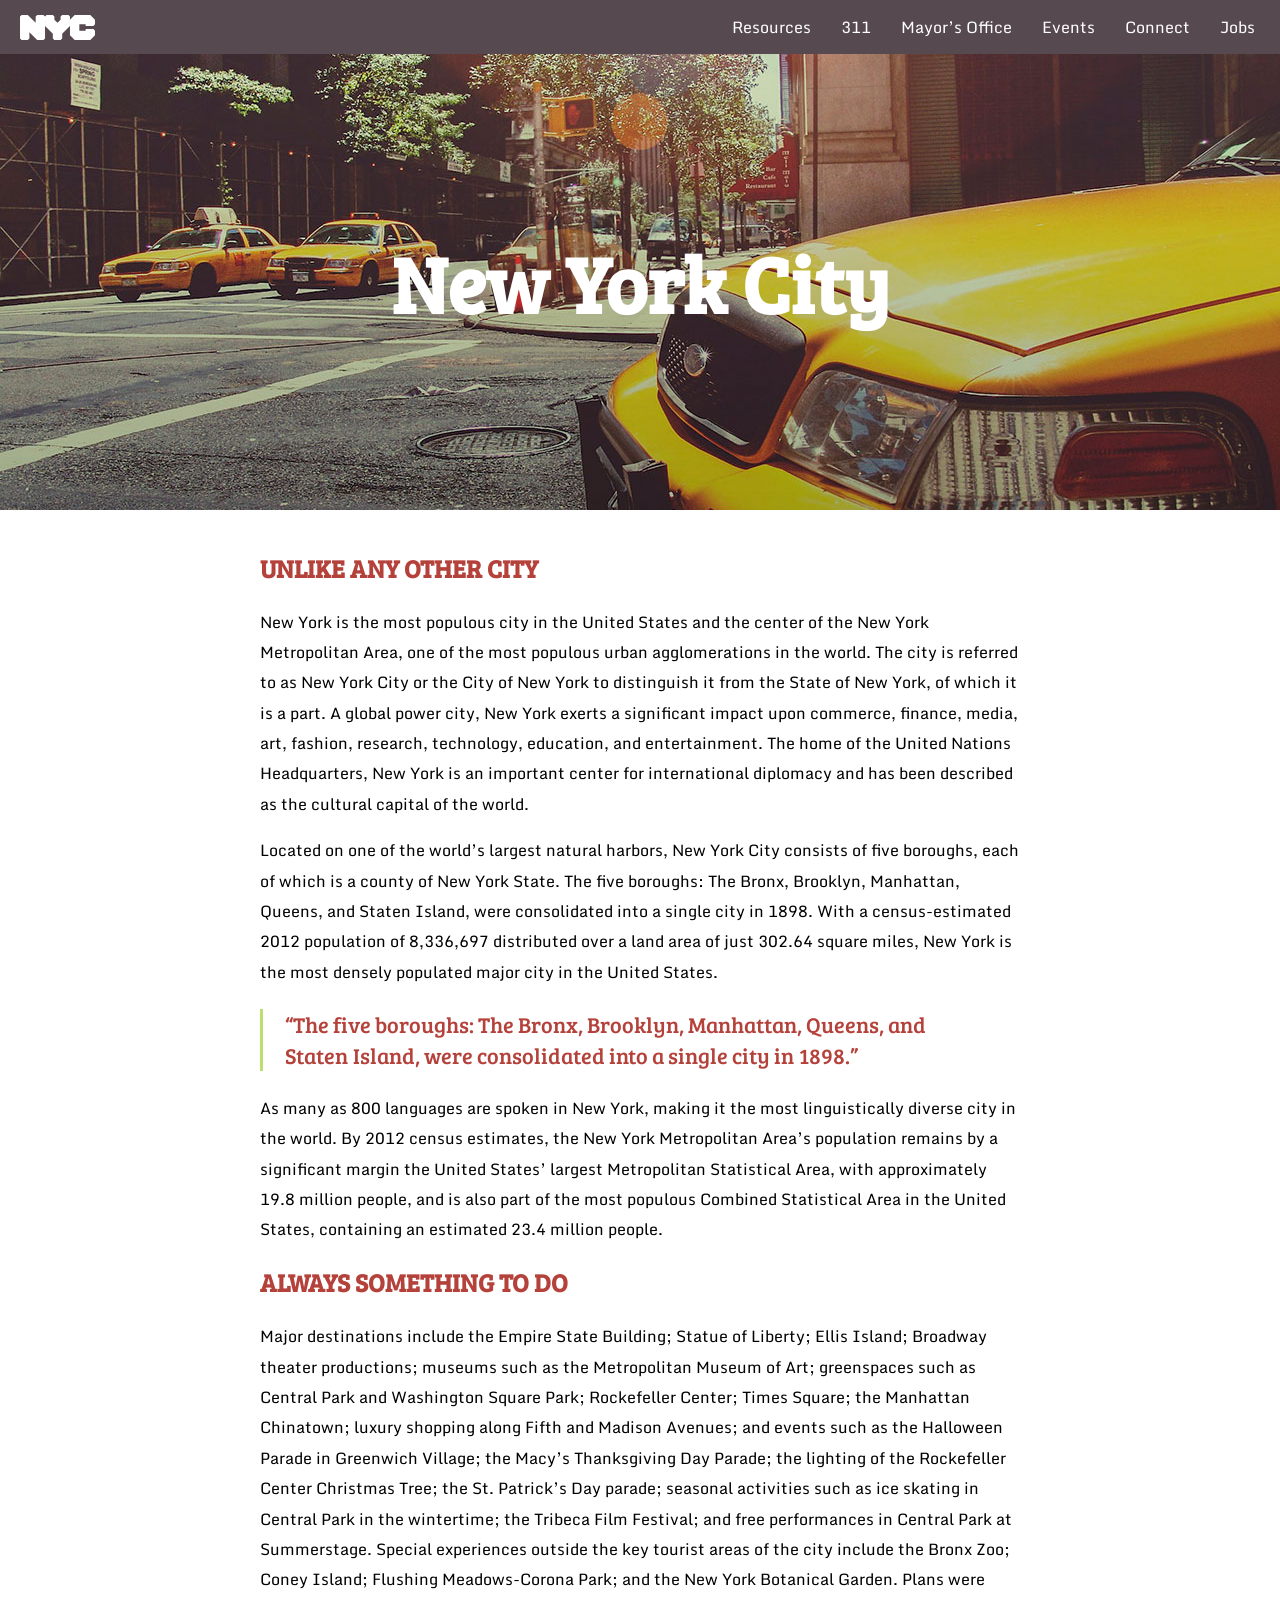
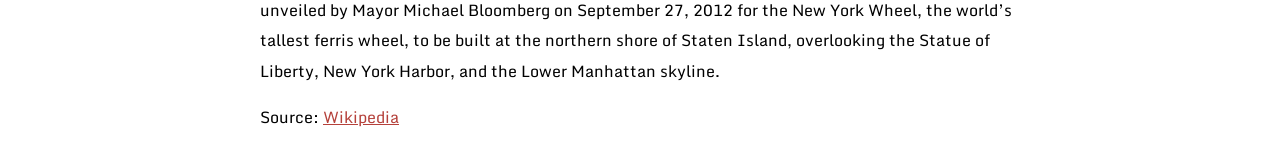
<file: Done Files/Off-Screen Nav/index.html>
<!DOCTYPE html>
<html lang="en">
<head>
	<meta charset="UTF-8">
	<meta name="viewport" content="width=device-width, initial-scale=1.0">
	<title>New York City: A Global Power City</title>
	<link rel="preconnect" href="https://fonts.googleapis.com">
	<link rel="preconnect" href="https://fonts.gstatic.com" crossorigin>
	<link href="https://fonts.googleapis.com/css2?family=Bree+Serif&family=Monda:wght@400..700&display=auto" rel="stylesheet">
	<link rel="stylesheet" href="css/main.css">
</head>
<body>
	<input type="checkbox" id="nav-checkbox">
	<label for="nav-checkbox" class="menu-button">
		<img src="img/menu-icon.svg" alt="menu">
	</label>
	<label for="nav-checkbox" class="overlay"></label>
	<img src="img/nyc-logo.svg" class="nyc-logo" alt="NYC Logo">
	<nav>
		<label for="nav-checkbox" class="close-button">
			<img src="img/close.svg" alt="close">
		</label>
		<ul>
			<li><a href="#">Resources</a></li>
			<li><a href="#">311</a></li>
			<li><a href="#">Mayor’s Office</a></li>
			<li><a href="#">Events</a></li>
			<li><a href="#">Connect</a></li>
			<li><a href="#">Jobs</a></li>
		</ul>
	</nav>
	
	<h1>New York City</h1>
	
	<main>
		<h2>Unlike Any Other City</h2>
		
		<p>New York is the most populous city in the United States and the center of the New York Metropolitan Area, one of the most populous urban agglomerations in the world. The city is referred to as New York City or the City of New York to distinguish it from the State of New York, of which it is a part. A global power city, New York exerts a significant impact upon commerce, finance, media, art, fashion, research, technology, education, and entertainment. The home of the United Nations Headquarters, New York is an important center for international diplomacy and has been described as the cultural capital of the world.</p>
		
		<p>Located on one of the world’s largest natural harbors, New York City consists of five boroughs, each of which is a county of New York State. The five boroughs: The Bronx, Brooklyn, Manhattan, Queens, and Staten Island, were consolidated into a single city in 1898. With a census-estimated 2012 population of 8,336,697 distributed over a land area of just 302.64 square miles, New York is the most densely populated major city in the United States.</p>
		
		<p class="pull-quote">“The five boroughs: The Bronx, Brooklyn, Manhattan, Queens, and Staten Island, were consolidated into a single city in 1898.”</p>
		
		<p>As many as 800 languages are spoken in New York, making it the most linguistically diverse city in the world. By 2012 census estimates, the New York Metropolitan Area’s population remains by a significant margin the United States’ largest Metropolitan Statistical Area, with approximately 19.8 million people, and is also part of the most populous Combined Statistical Area in the United States, containing an estimated 23.4 million people.</p>
		
		
		<h2>Always Something to Do</h2>
		
		<p>Major destinations include the Empire State Building; Statue of Liberty; Ellis Island; Broadway theater productions; museums such as the Metropolitan Museum of Art; greenspaces such as Central Park and Washington Square Park; Rockefeller Center; Times Square; the Manhattan Chinatown; luxury shopping along Fifth and Madison Avenues; and events such as the Halloween Parade in Greenwich Village; the Macy’s Thanksgiving Day Parade; the lighting of the Rockefeller Center Christmas Tree; the St. Patrick’s Day parade; seasonal activities such as ice skating in Central Park in the wintertime; the Tribeca Film Festival; and free performances in Central Park at Summerstage. Special experiences outside the key tourist areas of the city include the Bronx Zoo; Coney Island; Flushing Meadows-Corona Park; and the New York Botanical Garden. Plans were unveiled by Mayor Michael Bloomberg on September 27, 2012 for the New York Wheel, the world’s tallest ferris wheel, to be built at the northern shore of Staten Island, overlooking the Statue of Liberty, New York Harbor, and the Lower Manhattan skyline.</p>

		<p>Source: <a href="http://en.wikipedia.org/wiki/New_York_City">Wikipedia</a></p>
	</main>
</body>
</html>
</file>
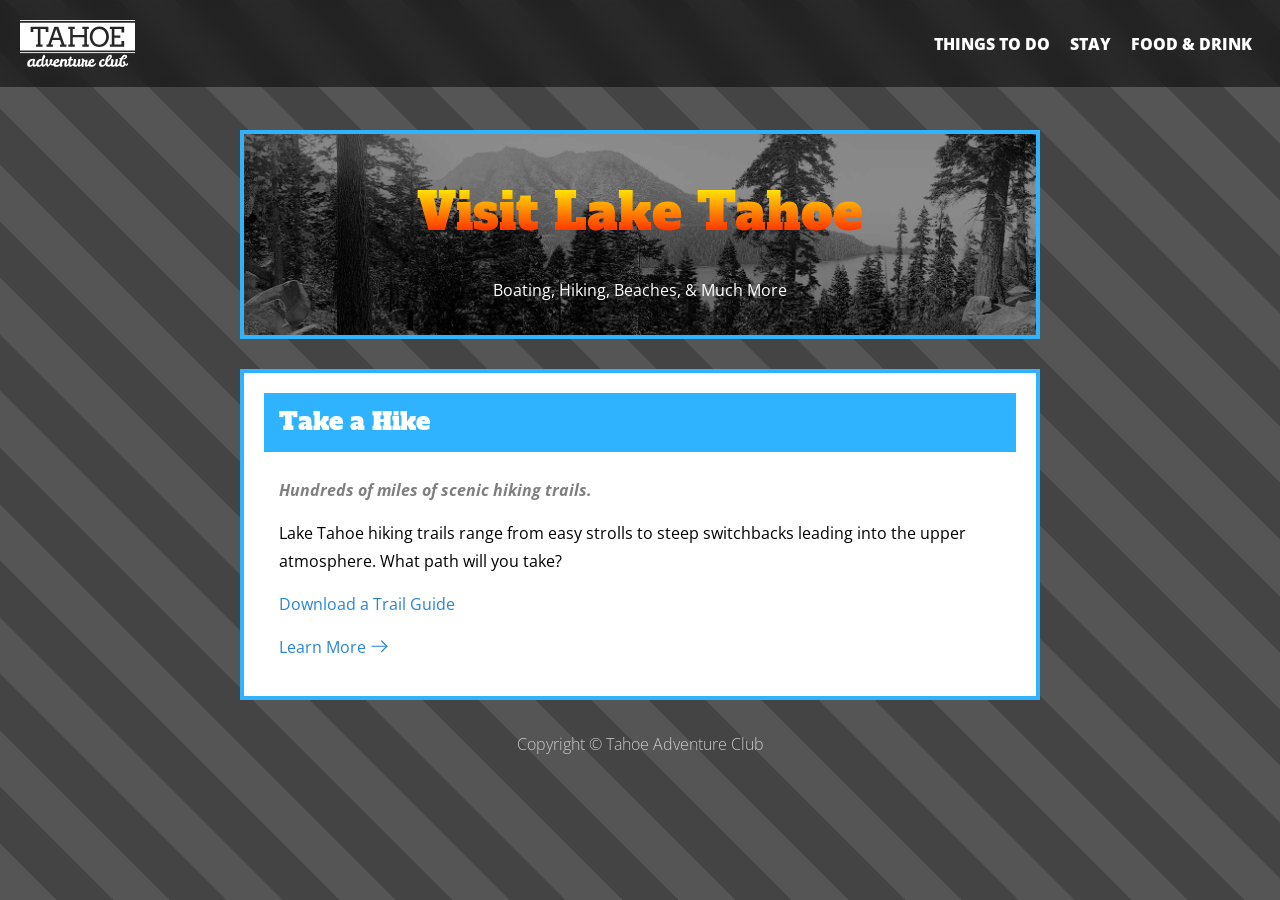
<file: Done Files/Tahoe Gradients/index.html>
<!DOCTYPE html>
<html lang="en">
<head>
	<meta charset="UTF-8">
	<meta name="viewport" content="width=device-width, initial-scale=1.0, viewport-fit=cover">
	<title>Things to do in Lake Tahoe - Tahoe Adventure Club</title>
	<link rel="preconnect" href="https://fonts.googleapis.com">
	<link rel="preconnect" href="https://fonts.gstatic.com" crossorigin>
	<link href="https://fonts.googleapis.com/css2?family=Alfa+Slab+One&family=Open+Sans:ital,wght@0,300..800;1,300..800&display=swap" rel="stylesheet">
	<link rel="stylesheet" href="css/main.css">
</head>
<body>
	<nav>
		<a href="index.html"><img src="img/tahoe-logo-white.svg" alt="Tahoe Adventure Club"></a>
		<ul>
			<li><a href="things-to-do.html">Things To Do</a></li>
			<li><a href="places-to-stay.html">Stay</a></li>
			<li><a href="food-drink.html">Food & Drink</a></li>
		</ul>
	</nav>

	<header>
		<h1>Visit Lake Tahoe</h1>
		<p>Boating, Hiking, Beaches, & Much More</p>
	</header>

	<main>
		<section>
			<h3>Take a Hike</h3>
			<p>Hundreds of miles of scenic hiking trails.</p>
			<p>Lake Tahoe hiking trails range from easy strolls to steep switchbacks leading into the upper atmosphere. What path will you take?</p>
			<p><a href="downloads/trail-guide.pdf" target="_blank">Download a Trail Guide</a></p>
			<p><a href="#" class="button-secondary">Learn More<svg class="arrow" xmlns="http://www.w3.org/2000/svg" width="17.34" height="12.5" viewBox="0 0 17.34 12.5"><polyline class="tip" points="10.67 1 15.92 6.25 10.67 11.5" fill="none" stroke="#000" stroke-linecap="round" stroke-miterlimit="10" stroke-width="2"/><line class="line" x1="15.92" y1="6.25" x2="1" y2="6.25" fill="none" stroke="#000" stroke-linecap="round" stroke-miterlimit="10" stroke-width="2"/></svg></a></p>
		</section>
	</main>

	<footer>
		Copyright © Tahoe Adventure Club
	</footer>
</body>
</html>
</file>
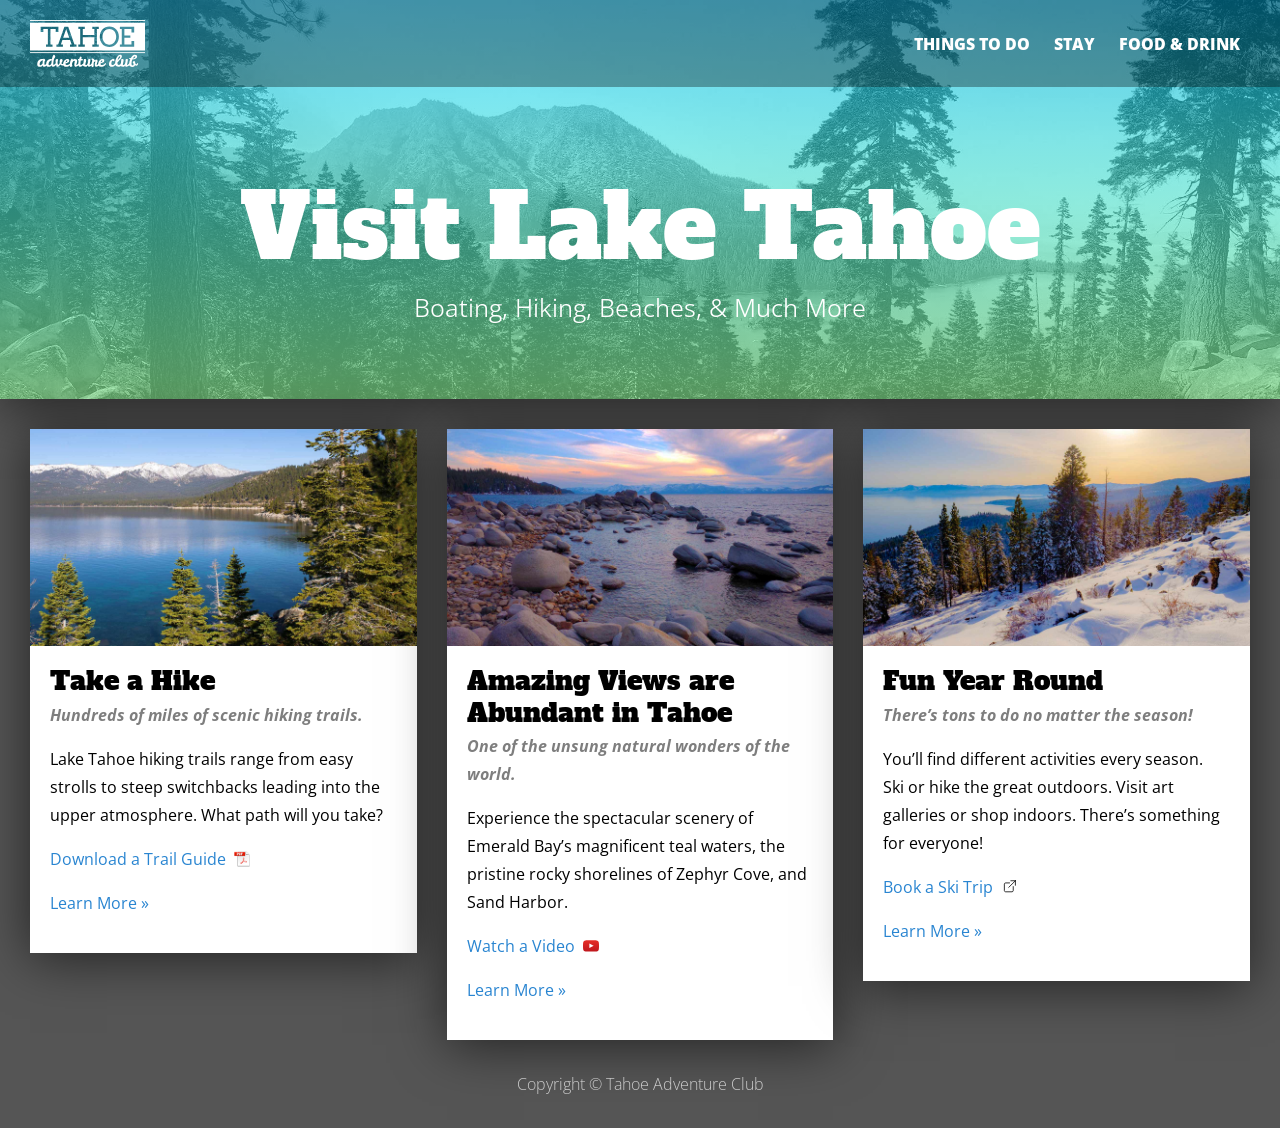
<file: Done Files/Tahoe New Design Attribute Selectors/index.html>
<!DOCTYPE html>
<html lang="en">
<head>
	<meta charset="UTF-8">
	<meta name="viewport" content="width=device-width, initial-scale=1.0">
	<title>Things to do in Lake Tahoe - Tahoe Adventure Club</title>
	<link rel="preconnect" href="https://fonts.googleapis.com">
	<link rel="preconnect" href="https://fonts.gstatic.com" crossorigin>
	<link href="https://fonts.googleapis.com/css2?family=Alfa+Slab+One&family=Open+Sans:ital,wght@0,300..800;1,300..800&display=swap" rel="stylesheet">
	<link rel="stylesheet" href="css/main.css">
</head>
<body>
	<header>
		<nav>
			<a href="index.html" class="logo"><img src="img/tahoe-logo-white.svg" alt="Tahoe Adventure Club"></a>
			<ul>
				<li><a href="things-to-do.html">Things To Do</a></li>
				<li><a href="places-to-stay.html">Stay</a></li>
				<li><a href="food-drink.html">Food & Drink</a></li>
			</ul>
		</nav>
		<div class="masthead">
			<h1>Visit Lake Tahoe</h1>
			<p>Boating, Hiking, Beaches, & Much More</p>
		</div>
	</header>

	<main>
		<section>
			<img src="img/take-a-hike.jpg" alt="Tahoe trails">
			<div class="text-wrapper">
				<h2>Take a Hike</h2>
				<p>Hundreds of miles of scenic hiking trails.</p>
				<p>Lake Tahoe hiking trails range from easy strolls to steep switchbacks leading into the upper atmosphere. What path will you take?</p>
				<p><a href="downloads/trail-guide.pdf" target="_blank">Download a Trail Guide</a></p>
				<p><a href="hikes.html" class="button-secondary">Learn More</a></p>
			</div>
		</section>

		<section>
			<img src="img/amazing-views.jpg" alt="Tahoe sunset">
			<div class="text-wrapper">
				<h2>Amazing Views are Abundant in Tahoe</h2>
				<p>One of the unsung natural wonders of the world.</p>
				<p>Experience the spectacular scenery of Emerald Bay’s magnificent teal waters, the pristine rocky shorelines of Zephyr Cove, and Sand Harbor.</p>
				<p><a href="https://www.youtube.com/watch?v=4ZLZh3ZWdgI" target="_blank">Watch a Video</a></p>
				<p><a href="#" class="button-secondary">Learn More</a></p>
			</div>
		</section>

		<section>
			<img src="img/fun-year-round.jpg" alt="Tahoe in winter">
			<div class="text-wrapper">
				<h2>Fun Year Round</h2>
				<p>There’s tons to do no matter the season!</p>
				<p>You’ll find different activities every season. Ski or hike the great outdoors. Visit art galleries or shop indoors. There’s something for everyone!</p>
				<p><a href="https://www.skilaketahoe.com" target="_blank">Book a Ski Trip</a></p>
				<p><a href="#" class="button-secondary">Learn More</a></p>
			</div>
		</section>
	</main>

	<footer>
		Copyright © Tahoe Adventure Club
	</footer>
</body>
</html>
</file>
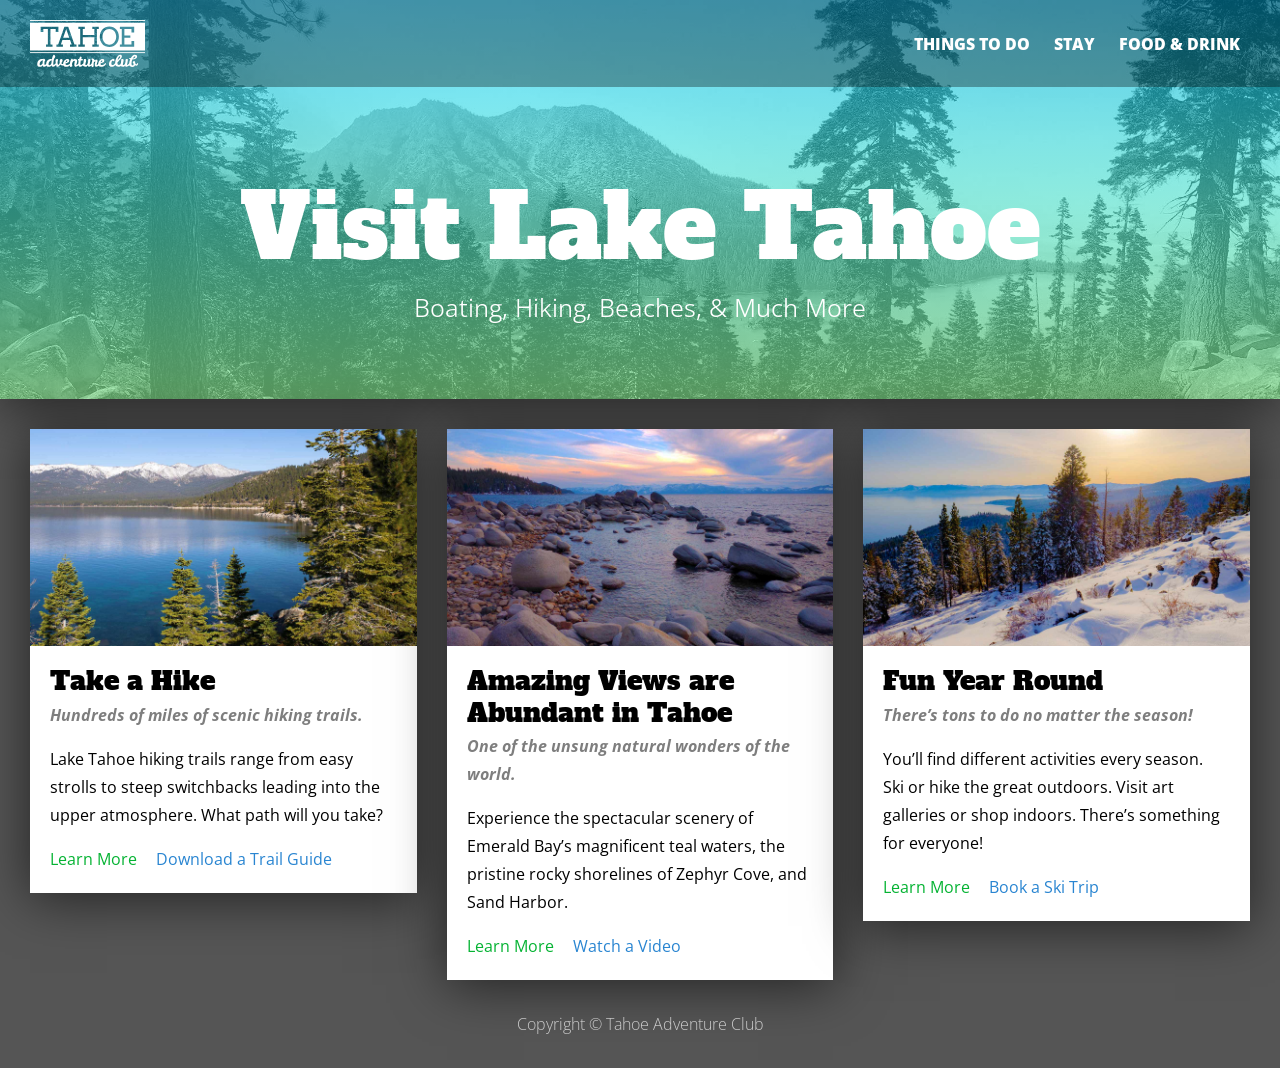
<file: Done Files/Tahoe Relational Selectors/index.html>
<!DOCTYPE html>
<html lang="en">
<head>
	<meta charset="UTF-8">
	<meta name="viewport" content="width=device-width, initial-scale=1.0">
	<title>Things to do in Lake Tahoe - Tahoe Adventure Club</title>
	<link rel="preconnect" href="https://fonts.googleapis.com">
	<link rel="preconnect" href="https://fonts.gstatic.com" crossorigin>
	<link href="https://fonts.googleapis.com/css2?family=Alfa+Slab+One&family=Open+Sans:ital,wght@0,300..800;1,300..800&display=swap" rel="stylesheet">
	<link rel="stylesheet" href="css/main.css">
</head>
<body>
	<header>
		<nav>
			<a href="index.html" class="logo"><img src="img/tahoe-logo-white.svg" alt="Tahoe Adventure Club"></a>
			<ul>
				<li><a href="things-to-do.html">Things To Do</a></li>
				<li><a href="places-to-stay.html">Stay</a></li>
				<li><a href="food-drink.html">Food & Drink</a></li>
			</ul>
		</nav>
		<div class="masthead">
			<h1>Visit Lake Tahoe</h1>
			<p>Boating, Hiking, Beaches, & Much More</p>
		</div>
	</header>

	<main>
		<section>
			<img src="img/take-a-hike.jpg" alt="Tahoe trails">
			<div class="text-wrapper">
				<h2>Take a Hike</h2>
				<p>Hundreds of miles of scenic hiking trails.</p>
				<p>Lake Tahoe hiking trails range from easy strolls to steep switchbacks leading into the upper atmosphere. What path will you take?</p>
				<p class="links">
					<a href="hikes.html" class="button-secondary">Learn More</a>
					<a href="downloads/trail-guide.pdf" target="_blank">Download a Trail Guide</a>
				</p>
			</div>
		</section>

		<section>
			<img src="img/amazing-views.jpg" alt="Tahoe sunset">
			<div class="text-wrapper">
				<h2>Amazing Views are Abundant in Tahoe</h2>
				<p>One of the unsung natural wonders of the world.</p>
				<p>Experience the spectacular scenery of Emerald Bay’s magnificent teal waters, the pristine rocky shorelines of Zephyr Cove, and Sand Harbor.</p>
				<p class="links">
					<a href="#" class="button-secondary">Learn More</a>
					<a href="https://www.youtube.com/watch?v=4ZLZh3ZWdgI" target="_blank">Watch a Video</a>
				</p>
			</div>
		</section>

		<section>
			<img src="img/fun-year-round.jpg" alt="Tahoe in winter">
			<div class="text-wrapper">
				<h2>Fun Year Round</h2>
				<p>There’s tons to do no matter the season!</p>
				<p>You’ll find different activities every season. Ski or hike the great outdoors. Visit art galleries or shop indoors. There’s something for everyone!</p>
				<p class="links">
					<a href="#" class="button-secondary">Learn More</a>
					<a href="https://www.skilaketahoe.com" target="_blank">Book a Ski Trip</a>
				</p>
			</div>
		</section>
	</main>

	<footer>
		Copyright © Tahoe Adventure Club
	</footer>
</body>
</html>
</file>
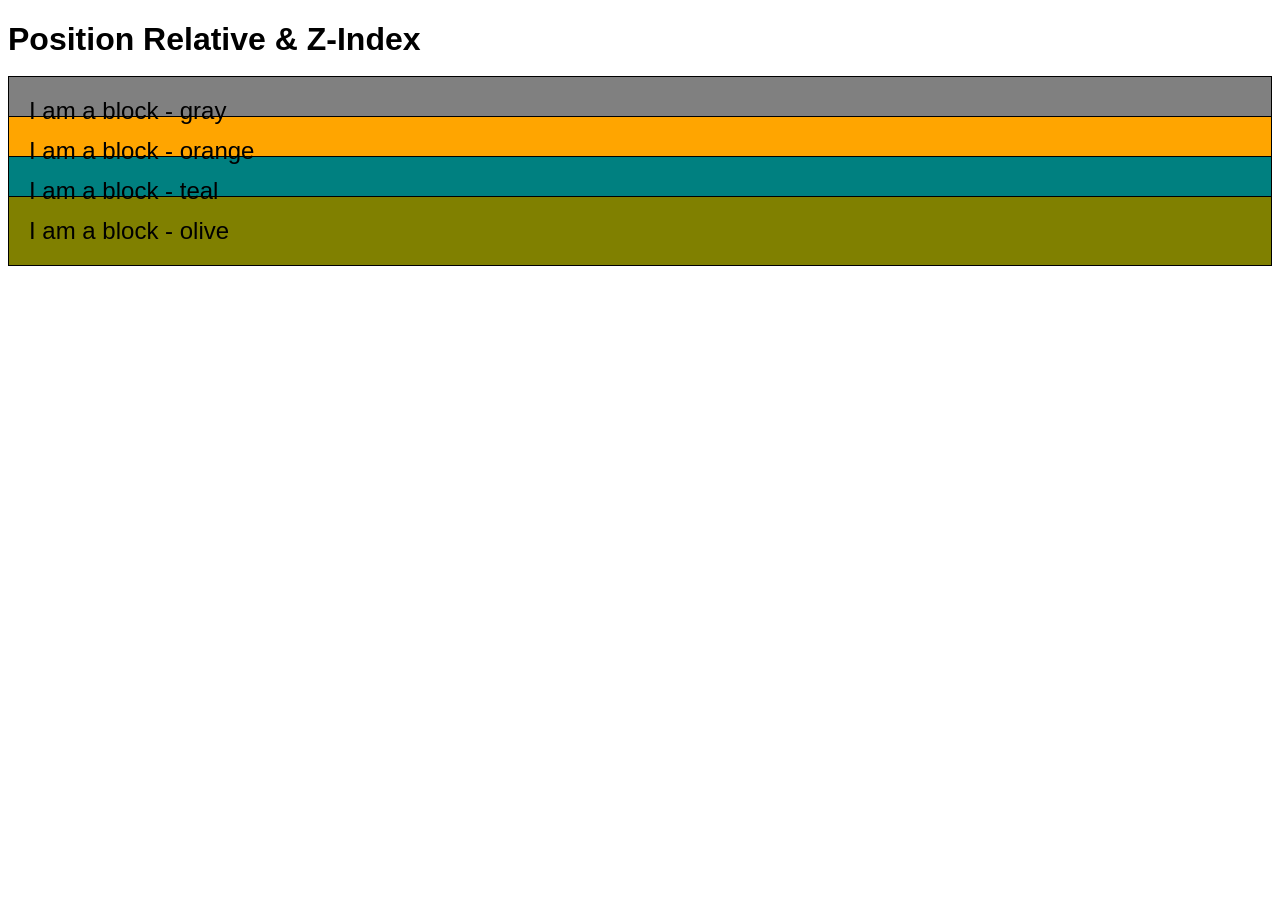
<file: demo-position-relative-and-z-index.html>
<!DOCTYPE html>
<html lang="en">
<head>
	<meta charset="UTF-8">
	<meta name="viewport" content="width=device-width, initial-scale=1.0">
	<title>Position Relative & Z-Index</title>
	<style>
		.block {
			font-size: 1.5rem;
			background: gray;
			border: 1px solid #000;
			padding: 20px;
			margin-top: -30px;
			/*position: relative;*/
		}
		.block2 {
			background: orange;
			/*z-index: 5;*/
		}
		.block3 {
			background: teal;
			/*z-index: 6;*/
		}
		.block4 {
			background: olive;
		}
		body {
			font-family: sans-serif;
		}
		h1 {
			margin-bottom: 3rem;
		}
	</style>
</head>
<body>
	<h1>Position Relative & Z-Index</h1>
	<div class="block block1">I am a block - gray</div>
	<div class="block block2">I am a block - orange</div>
	<div class="block block3">I am a block - teal</div>
	<div class="block block4">I am a block - olive</div>
</body>
</html>
</file>
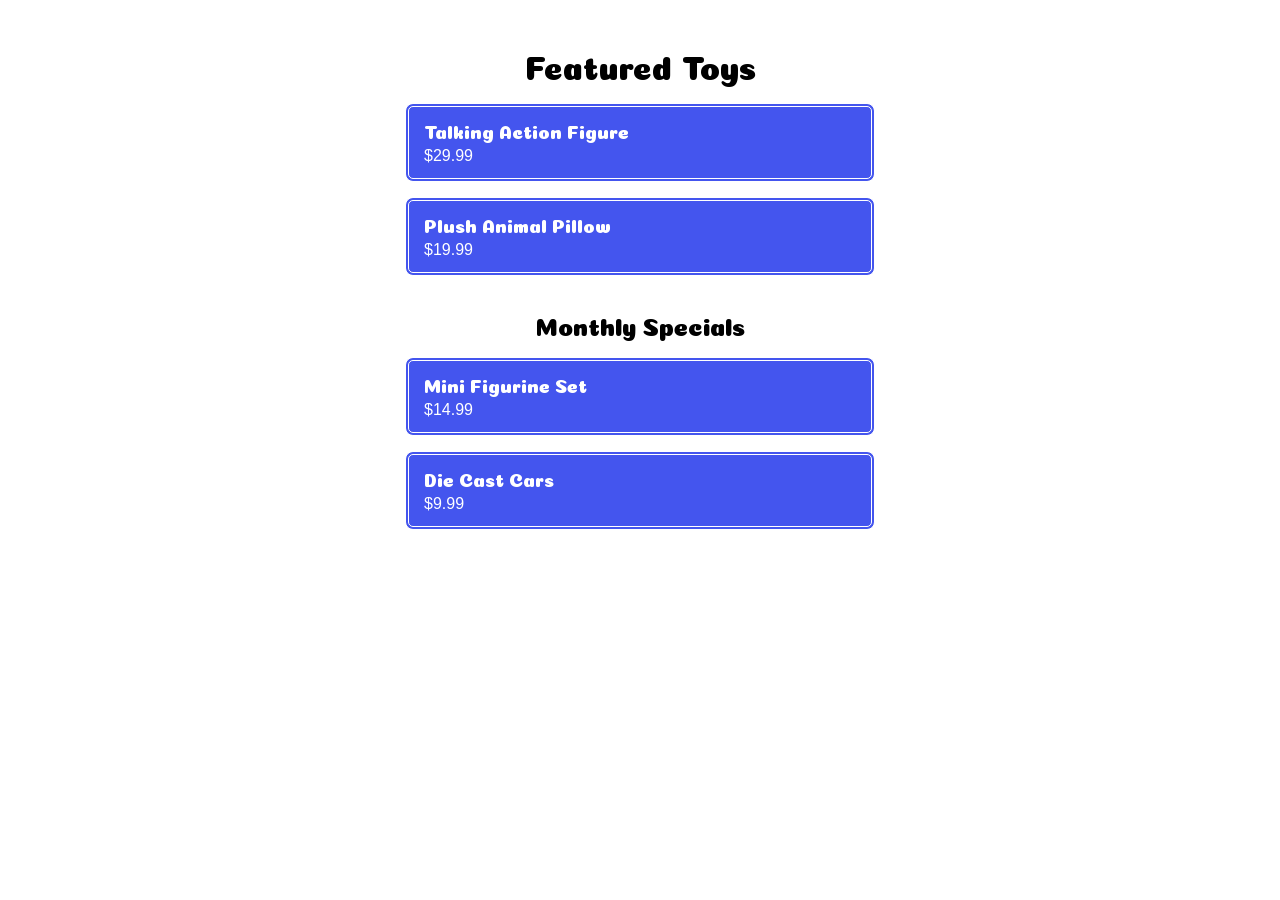
<file: variables.html>
<!DOCTYPE html>
<html lang="en">
<head>
	<meta charset="UTF-8">
	<meta name="viewport" content="width=device-width, initial-scale=1.0">
	<title>Products</title>
	<link rel="preconnect" href="https://fonts.googleapis.com">
	<link rel="preconnect" href="https://fonts.gstatic.com" crossorigin>
	<link href="https://fonts.googleapis.com/css2?family=Bungee&family=Coiny&display=auto" rel="stylesheet">
	<style>
		body {
			font-family: sans-serif;
			margin: 0 auto;
			max-width: 500px;
			line-height: 1.5;
		}
		h1, h2 {
			font-family: Coiny, sans-serif;
			font-weight: normal;
			margin: 0;
			text-align: center;
			margin-top: 8%;
		}
		h2 {
			margin-top: 30px;
		}
		.card {
			background-color: #45e;
			color: white;
			border: 4px double white;
			margin: 15px;
			padding: 10px 15px;
			border-radius: 8px;
			display: block;
			text-decoration: none;
		}
		.product-name {
			font-family: Coiny, sans-serif;
			font-size: 18px;
		}
		.product-name, .product-price {
			margin: 0;
		}
	</style>
</head>
<body>

	<div class="featured">
		<h1>Featured Toys</h1>
		<a href="#" class="card">
			<p class="product-name">Talking Action Figure</p>
			<p class="product-price">$29.99</p>
		</a>
		<a href="#" class="card">
			<p class="product-name">Plush Animal Pillow</p>
			<p class="product-price">$19.99</p>
		</a>
	</div>
	
	<div class="specials">
		<h2>Monthly Specials</h2>
		<a href="#" class="card">
			<p class="product-name">Mini Figurine Set</p>
			<p class="product-price">$14.99</p>
		</a>
		<a href="#" class="card">
			<p class="product-name">Die Cast Cars</p>
			<p class="product-price">$9.99</p>
		</a>
	</div>

</body>
</html>
</file>
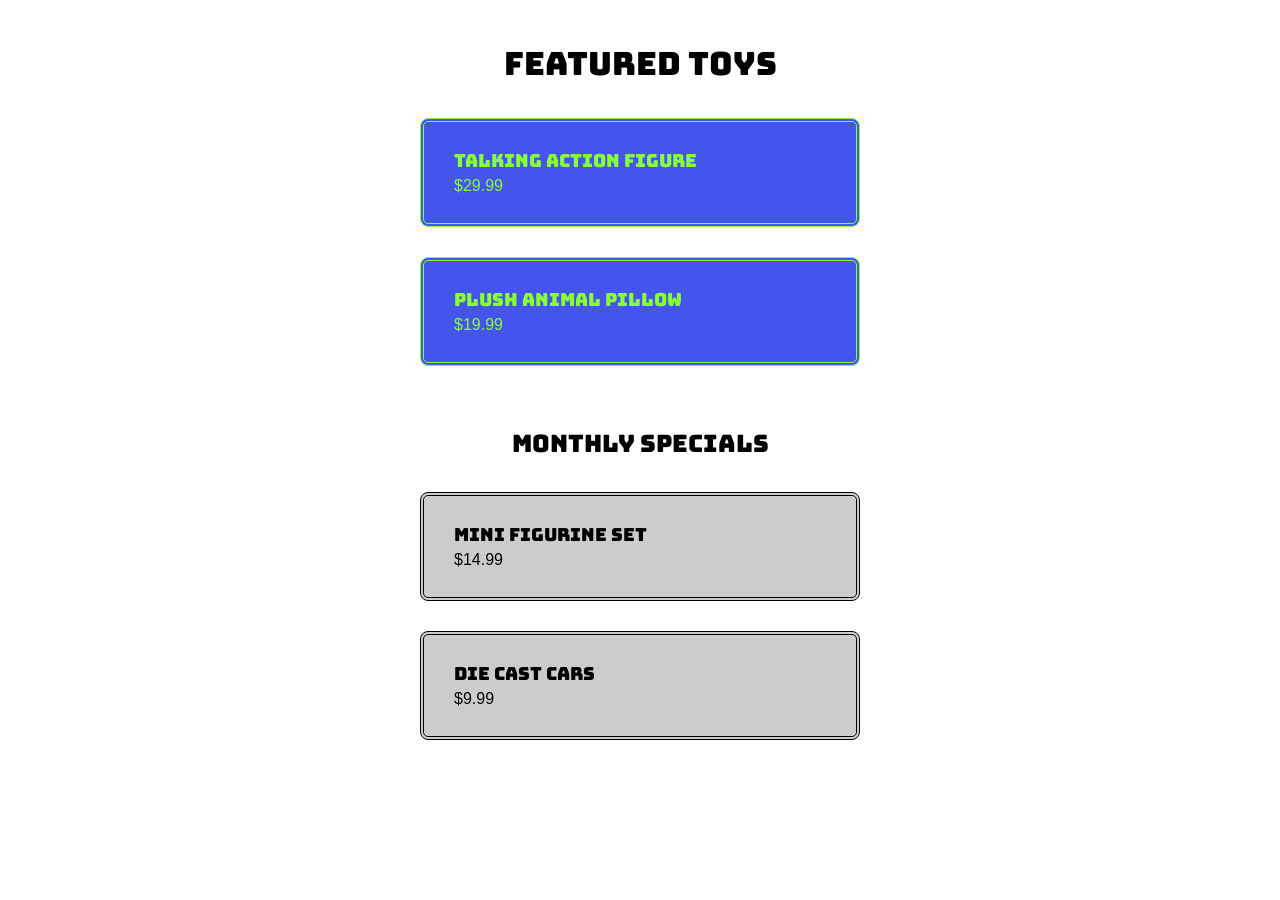
<file: Done Files/variables.html>
<!DOCTYPE html>
<html lang="en">
<head>
	<meta charset="UTF-8">
	<meta name="viewport" content="width=device-width, initial-scale=1.0">
	<title>Products</title>
	<link rel="preconnect" href="https://fonts.googleapis.com">
	<link rel="preconnect" href="https://fonts.gstatic.com" crossorigin>
	<link href="https://fonts.googleapis.com/css2?family=Bungee&family=Coiny&display=auto" rel="stylesheet">
	<style>
		:root {
			--font-primary: Bungee, sans-serif;
			--spacing-primary: 30px;
			--card-background-color: #45e;
			--card-text-color: #8f3;
		}
		.specials {
			--card-background-color: #ccc;
			--card-text-color: black;
		}
		body {
			font-family: sans-serif;
			margin: 0 auto;
			max-width: 500px;
			line-height: 1.5;
		}
		h1, h2 {
			font-family: var(--font-primary);
			font-weight: normal;
			margin: 0;
			text-align: center;
			margin-top: 8%;∫
		}
		h2 {
			margin-top: calc( var(--spacing-primary) * 2 );
		}
		.card {
			background-color: var(--card-background-color);
			color: var(--card-text-color);
			border: 4px double var(--card-text-color);
			margin: var(--spacing-primary);
			padding: calc( var(--spacing-primary) - 5px ) var(--spacing-primary);
			border-radius: 8px;
			display: block;
			text-decoration: none;
		}
		.product-name {
			font-family: var(--font-primary);
			font-size: 18px;
		}
		.product-name, .product-price {
			margin: 0;
		}
	</style>
</head>
<body>

	<div class="featured">
		<h1>Featured Toys</h1>
		<a href="#" class="card">
			<p class="product-name">Talking Action Figure</p>
			<p class="product-price">$29.99</p>
		</a>
		<a href="#" class="card">
			<p class="product-name">Plush Animal Pillow</p>
			<p class="product-price">$19.99</p>
		</a>
	</div>
	
	<div class="specials">
		<h2>Monthly Specials</h2>
		<a href="#" class="card">
			<p class="product-name">Mini Figurine Set</p>
			<p class="product-price">$14.99</p>
		</a>
		<a href="#" class="card">
			<p class="product-name">Die Cast Cars</p>
			<p class="product-price">$9.99</p>
		</a>
	</div>

</body>
</html>
</file>
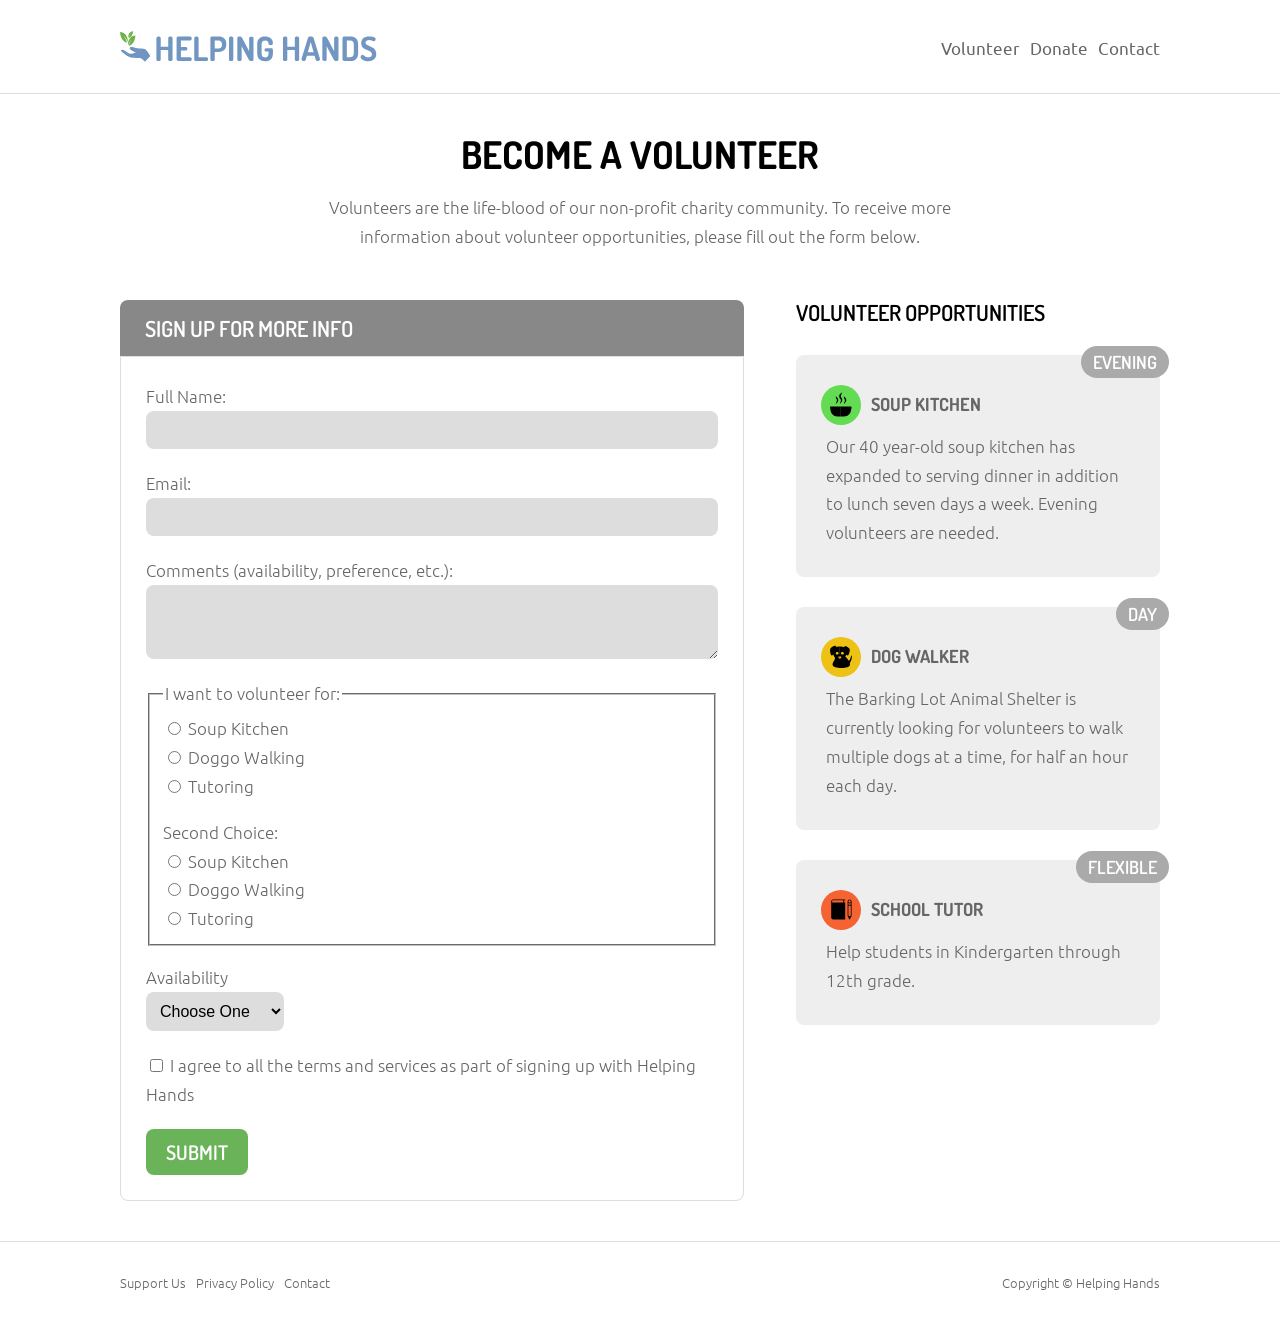
<file: Helping Hands/volunteer.html>
<!DOCTYPE html>
<html lang="en">
<head>
	<meta charset="UTF-8">
	<meta name="viewport" content="width=device-width, initial-scale=1.0">
	<title>Helping Hands - Volunteer Opportunities</title>
	<link rel="preconnect" href="https://fonts.googleapis.com">
	<link rel="preconnect" href="https://fonts.gstatic.com" crossorigin>
	<link href="https://fonts.googleapis.com/css2?family=Dosis:wght@200..800&family=Ubuntu:ital,wght@0,300;0,400;0,500;0,700;1,300;1,400;1,500;1,700&display=auto" rel="stylesheet">
	<link rel="stylesheet" href="css/main.css">
</head>
<body>
	<header>
		<nav class="content-wrapper">
			<a href="index.html" class="logo"><img src="img/helping-hands-logo.svg" alt="Helping Hands"></a>
			<ul>
				<li><a href="volunteer.html">Volunteer</a></li>
				<li><a href="donate.html">Donate</a></li>
				<li><a href="contact.html">Contact</a></li>
			</ul>
		</nav>
	</header>
	<main class="content-wrapper">
		<h1>Become a Volunteer</h1>
		<p>Volunteers are the life-blood of our non-profit charity community. To receive more information about volunteer opportunities, please fill out the form&nbsp;below.</p>
		<div class="columns-2">
			<div class="column-left">
				<h2 class="form-heading">Sign Up for More Info</h2>
				
				<!-- FORM FOR SIGNUP -->

				<form>
					<!-- TEXT INPUT -->
					<label for="full-name-input">Full Name:</label>
					<input id="full-name-input" name="full-name-input" type="text" maxlength="50" minlength="2" required>

					<!-- EMAIL INPUT -->
					<label for="email-input">Email:</label>
					<input id="email-input" name="email-input" type="email">

					<!-- TEXTAREA -->
					<label for="comment-input">Comments (availability, preference, etc.):</label>
					<textarea name="comment-input" id="comment-input" rows="3"></textarea>

					<!-- RADIO BUTTONS -->
					<fieldset>
						<legend>I want to volunteer for:</legend>
						<ul>
							<li>
								<input type="radio" name="volunteer-preference" id="soup-kitchen">
								<label for="soup-kitchen">Soup Kitchen</label>
							</li>
							<li>
								<input type="radio" name="volunteer-preference" id="dog-walking">
								<label for="dog-walking">Doggo Walking</label>
							</li>
							<li>
								<input type="radio" name="volunteer-preference" id="tutoring">
								<label for="tutoring">Tutoring</label>
							</li>

							<p>Second Choice:</p>

							<li>
								<input type="radio" name="volunteer-second-choice" id="soup-kitchen-secondary">
								<label for="soup-kitchen-secondary">Soup Kitchen</label>
							</li>
							<li>
								<input type="radio" name="volunteer-second-choice" id="dog-walking-secondary">
								<label for="dog-walking-secondary">Doggo Walking</label>
							</li>
							<li>
								<input type="radio" name="volunteer-second-choice" id="tutoring-secondary">
								<label for="tutoring-secondary">Tutoring</label>
							</li>
						</ul>
					</fieldset>

					<!-- SELECT TAG - dropdown input -->
					<label for="availability-input">Availability</label>
					<select name="availability-input" id="availability-input">
						<option selected disabled>Choose One</option>
						<option value="prefers-morning">Morning</option>
						<option value="prefers-afternoon">Afternoon</option>
						<option value="prefers-evening">Evening</option>
						<option value="prefers-night">Dead of Night</option>
					</select>

					<input type="checkbox" name="agreement" id="agreement">
					<label for="agreement">I agree to all the terms and services as part of signing up with Helping Hands</label>

					<input type="submit" value="Submit">
				</form>

				<!-- CRUD - create read update delete -->

			</div>
			<aside class="column-right">
				<h2>Volunteer Opportunities</h2>
				<section class="clearfix">
					<div class="time-badge">Evening</div>
					<h3><img src="img/icon-soup-kitchen.svg" alt="" class="opportunity-icon">Soup Kitchen</h3>
					<p>Our 40 year-old soup kitchen has expanded to serving dinner in addition to lunch seven days a week. Evening volunteers are needed.</p>
				</section>
				<section class="clearfix">
					<div class="time-badge">Day</div>
					<h3><img src="img/icon-dog-walker.svg" alt="" class="opportunity-icon">Dog Walker</h3>
					<p>The Barking Lot Animal Shelter is currently looking for volunteers to walk multiple dogs at a time, for half an hour each day.</p>
				</section>
				<section class="clearfix">
					<div class="time-badge">Flexible</div>
					<h3><img src="img/icon-tutor.svg" alt="" class="opportunity-icon">School Tutor</h3>
					<p>Help students in Kindergarten through 12th grade.</p>
				</section>
			</aside>
		</div>
	</main>
	<footer>
		<div class="content-wrapper">
			<ul>
				<li><a href="donate.html">Support Us</a></li>
				<li><a href="privacy.html">Privacy Policy</a></li>
				<li><a href="contact.html">Contact</a></li>
			</ul>
			<div class="copyright">Copyright © Helping Hands</div>
		</div>
	</footer>
</body>
</html>
</file>
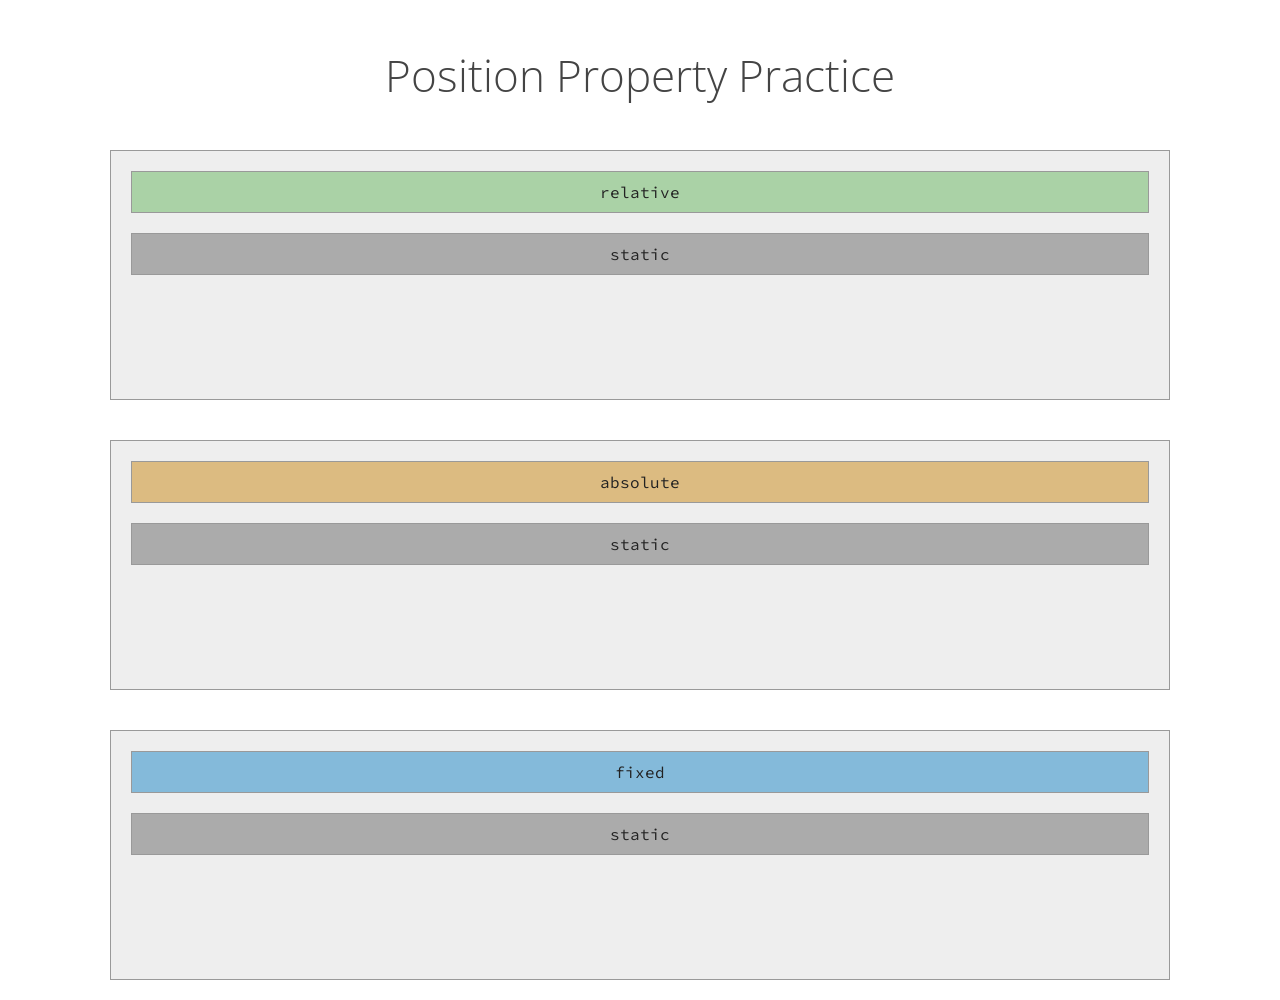
<file: Position Property/position.html>
<!DOCTYPE html>
<html lang="en">
<head>
	<meta charset="UTF-8">
	<meta name="viewport" content="width=device-width, initial-scale=1.0">
	<title>Position Property</title>
	<link rel="preconnect" href="https://fonts.googleapis.com">
	<link rel="preconnect" href="https://fonts.gstatic.com" crossorigin>
	<link href="https://fonts.googleapis.com/css2?family=Open+Sans:ital,wght@0,300..800;1,300..800&family=Source+Code+Pro&display=auto" rel="stylesheet">
	<link rel="stylesheet" href="css/main.css">
</head>
<body>
	<main>
		<h1>Position Property Practice</h1>

		<div class="parent">
			<div class="relative-div">relative</div>
			<div class="static-div">static</div>
		</div>

		<div class="parent">
			<div class="absolute-div">absolute</div>
			<div class="static-div">static</div>
		</div>

		<div class="parent">
			<div class="fixed-div">fixed</div>
			<div class="static-div">static</div>
		</div>

	</main>
</body>
</html>
</file>
<file: Artist Website/css/main.css>
/* BOX SHADOW STYLING */

.category a {
	box-shadow: 10px -10px 10px #000a;
}

.logo-wrapper {
/* 	position: relative;
	top: 40px;
	z-index: -1; */
}

.logo-wrapper a {
	transition: color 1s;
	text-shadow: 2px 2px 0px #000, 4px 4px 0px #111, 6px 6px 0px #222, 8px 8px 0px #333, 10px 10px 0px #555;
	transition: all 1s ease-in-out;
}

.logo-wrapper a:hover {
	text-shadow: -2px -2px 0px #000, -4px -4px 0px #111, -6px -6px 0px #222, -8px -8px 0px #333, -10px -10px 0px #555;
}

/* OTHER STYLING */

*, *::before, *::after {
	box-sizing: border-box;
}
:root {
	--font-primary: Vollkorn, serif; 
	--font-secondary: Oswald, sans-serif;
}
html {
	font-family: var(--font-primary);
	font-size: 1.125rem;
	line-height: 1.5;

	-moz-text-size-adjust: 100%;
	-webkit-text-size-adjust: 100%;
	text-size-adjust: 100%;
}
body {
	margin: 0;
}
img, svg {
	max-width: 100%;
	vertical-align: bottom;
}
h1 {
	text-align: center;
	margin-top: 1.5rem;
	margin-bottom: 0;
	line-height: 1.2;
}
header {
	text-align: center;
	line-height: 1;
}
header a {
	font-family: var(--font-secondary);
	color: #ebebeb;
	display: block;
	text-decoration: none;
	text-transform: uppercase;
}
header a:hover, 
header a:focus {
	color: #17a99c;
}
.logo-wrapper {
	background: #444;
	font-size: 2.3rem;
	letter-spacing: 0.08rem;
	font-weight: 400;
	margin: 0;
	padding: 20px;
}
nav {
	background: #333;
}
nav ul {
	list-style-type: none;
	margin: 0;
	padding: 0;
	display: inline-flex;
}
nav a {
	padding: 20px;
}
main {
	padding: 20px;
	margin: 0 auto;
	max-width: 1200px;
}
.category a {
	margin: 30px 0;
	display: block;
	text-decoration: none;
}
.category .description {
	text-align: center;
	text-transform: uppercase;
	font-family: var(--font-secondary);
	font-size: 2rem;
	line-height: 4rem;
	color: #fff;
	background: rgba(0,0,0, .4);
}
blockquote {
	border-left: solid 3px #17a99c;
	border-right: solid 3px #17a99c;
	color: #505050;
	margin: 20px;
	padding: 20px;
}
blockquote p {
	margin-top: 0;
}
footer {
	color: #999;
	font-size: .75rem;
	text-align: center;
	padding: 20px;
}

@media (min-width: 750px) {
	h1 {
		margin-top: 2.5rem;
	}
	.category {
		display: flex;
		gap: 30px;
	}
	blockquote {
		margin: 30px auto;
		width: 60%;
	}
}
</file>
<file: Light Dark Mode/css/main.css>
*, *::before, *::after {
	box-sizing: border-box;
}
html {
	-moz-text-size-adjust: 100%;
	-webkit-text-size-adjust: 100%;
	text-size-adjust: 100%;
}
:root {
	--font-primary: "Abel", sans-serif;
	--font-secondary: "Rancho", sans-serif;
	--text-color-primary: #555;
	--background-color-primary: #fff;
	--background-color-subtle: #e9d8c8;
}
body {
	font-family: var(--font-primary);
	font-size: 19px;
	color: var(--text-color-primary);
	background: var(--background-color-primary);
	margin: 0;
}
img {
	max-width: 100%;
	vertical-align: bottom;
}
h1 {
	font-family: var(--font-secondary);
	font-size: 95px;
	line-height: 85px;
	font-weight: 400;
	margin-top: 0;
	margin-bottom: 10px;
}
h2 {
	font-size: 28px;
	border-bottom: 1px solid #d17e32;
	padding-bottom: 10px;
	margin-top: 40px;
	margin-bottom: 10px;
}
p {
	line-height: 32px;
	margin-top: 0;
	margin-bottom: 20px;
}
.wrapper {
	max-width: 1280px;
	margin: auto;
}
.button {
	background-color: #8842c2;
	color: #fff;
	padding-top: 6px;
	padding-bottom: 6px;
	padding-right: 12px;
	padding-left: 12px;
	border-radius: 4px;
	text-transform: uppercase;
	text-decoration: none;
}
.call-to-action {
	text-align: center;
	margin-bottom: 60px;
}
header {
	padding: 20px;
	display: flex;
	align-items: center;
}
.logo {
	width: 105px;
}
nav {
	margin-left: auto;
}
nav ul {
	list-style-type: none;
	margin: 0;
	padding: 0;
}
nav li {
	display: inline;
	margin-left: 10px;
}
nav a {
	color: var(--text-color-primary);
	text-decoration: none;
	font-size: 17px;
	text-transform: uppercase;
}
.hero {
	text-align: center;
	padding: 15%;
	color: #fff;
	background-color: #520;
	background-image: url(../img/hero.jpg);
	background-position: center 75%;
	background-size: cover;
}
.hero p {
	text-transform: uppercase;
	margin: 0;
}
main {
	max-width: 850px;
	padding: 25px;
	margin: auto;
}
footer {
	background-color: var(--background-color-subtle);
	padding: 20px;
}
footer .wrapper {
	display: flex;
	align-items: center;
}
footer p {
	margin: 0;
	font-size: 15px;
}
.social {
	margin-left: auto;
}
.social a {
	text-decoration: none;
	margin-left: 10px;
	opacity: .6;
}
</file>
<file: Off-Screen Nav/css/main.css>
/* NAV STYLES */

@media (max-width: 700px) {
	nav {
		position: fixed;
		width: 12em;
		height: 100%;
		overflow-y: auto;
		left: -12em;
		transition: left 0.5s;
		z-index: 100;
	}

	#nav-checkbox:checked ~ nav {
		left: 0;
	}

	#close-button {
		padding: 17px;
		margin-top: 7px;
		cursor: pointer;
	}

	#menu-overlay {
		position: fixed;
		top: 0;
		left: 0;
		width: 100%;
		height: 100%;
		display: none;
	}

	#nav-checkbox:checked ~ #menu-overlay {
		display: block;
	}
}

@media (min-width: 701px) {
	nav ul {
		display: flex;
		justify-content: right;
	}
	
	#menu-icon, #close-button {
		display: none;
	}
}

#nav-checkbox {
	position: absolute;
	left: 50%;
	display: none;
}

#menu-icon {
	position: fixed;
	top: 10px;
	right: 15px;
	color: #fff;
	padding: 7px;
	cursor: pointer;
	background: #222;
	border-radius: 8px;
}

/* OTHER STYLING */

*, *::before, *::after {
	box-sizing: border-box;
}
html {
	-moz-text-size-adjust: 100%;
	-webkit-text-size-adjust: 100%;
	text-size-adjust: 100%;
}
body {
	font-family: "Monda", sans-serif;
	line-height: 1.5;
	margin: 0;
}
img, svg {
	max-width: 100%;
	vertical-align: bottom;
}
h1, h2 {
	font-family: "Bree Serif", serif;
}
h1 {
	font-size: 5rem;
	line-height: .9;
	color: #fff;
	background: #483a40 url(../img/cab.jpg) center / cover;
	text-align: center;
	margin: 0;
	padding: 15%;
}
h2 {
	color: #b5413b;
	font-size: 1.5625rem;
	line-height: 1.4;
	text-transform: uppercase;
}
p {
	line-height: 1.9;
}
a {
	color: #b5413b;
}
a:hover {
	color: #fc3a53;
}
main {
	max-width: 50em;
	padding: 20px;
	margin: auto;
}
nav {
	background-color: rgba(72,58,64, .92);
}
nav ul {
	list-style-type: none;
	padding: 0;
	margin: 0;
}
nav li a {
	display: block;
	padding: 15px;
	color: white;
	text-decoration: none;
}
nav li a:hover {
	background-color: rgba(0,0,0, .5);
}
.nyc-logo {
	width: 75px;
	position: absolute;
	top: 15px;
	left: 20px;
}
.pull-quote {
	font-family: "Bree Serif", serif;
	border-left: 3px solid #bedd6e;
	padding-left: 1em;
	color: #b5413b;
	font-size: 22px;
	line-height: 1.4;
	margin-top: 1em;
	margin-bottom: 1em;
}
</file>
<file: Tahoe/styles/main.css>
/* the greatest grandaddy of them all */
:root {
    --primary-bg-color: #2fb3fe;
    --secondary-bg-color: #97d0f2;
    --tertiary-bg-color: #000;
    --primary-font: "Open Sans", sans-serif;
    --secondary-font: "Alfa Slab One", serif;
    --primary-spacing: 20px;
    --white: #fff;
}

@media (prefers-color-scheme: dark) {
    :root {
        --primary-bg-color: magenta;
        --white: #818589;
    }

    h1,h2,h3 {
        text-shadow: -2px -2px 0 #000, 2px -2px 0 #000, -2px 2px 0 #000, 2px 2px 0 #000;
    }

    nav a {
        text-decoration-color: var(--primary-bg-color);
    }
}

*, *::before, *::after {
    box-sizing: border-box;
}

html {
    -moz-text-size-adjust: 100%;
    -webkit-text-size-adjust: 100%;
    text-size-adjust: 100%;
}

body {
    background:
        linear-gradient(45deg, transparent, var(--primary-bg-color)),
        url("../img/fun-year-round.jpg") center / cover;
    background-attachment: fixed;
    margin: var(--primary-spacing);
    font-family: var(--primary-font);
    line-height: 1.75;
}

p::first-letter {
    text-transform: uppercase;
    font-family: monospace;
    font-size: 1.5em;
}

header h1::after {
    content: "\a \"We Promise Jason Isn't Here\"";
    white-space: pre-wrap;
    font-size: 40px;
}

img {
    max-width: 100%;
    vertical-align: bottom;
}

a {
    color: var(--primary-bg-color);
}

/*  NAV  */

nav {
    text-align: center;
    margin-bottom: var(--primary-spacing);
}

nav img {
    width: 115px;
}

nav ul {
    list-style-type: none;
    margin: 0;
    padding: 0;
}

/* no commas mean get the <a> in the <ul> in the <nav> */
nav ul a {
    color: #fff;
    font-weight: 800;
    text-transform: uppercase;
    padding: calc( var(--primary-spacing) / 2 );
    display: inline-block;
}

nav ul a:hover,
nav ul a:focus {
    color: var(--secondary-bg-color);
}

nav ul li {
    display: inline;
}

/* commas mean this, and that, and that */
h1, h2, h3 {
    font-family: var(--secondary-font);
    font-weight: normal;
    line-height: 1.2;
}

h1 { /* clamp(lowest size, ideal size, largest size) */
    /* vw ---> view width */
    /* vh ---> view height */
    font-size: clamp(90px, 7.5vw, 100px);
}

h1:hover {
    background: linear-gradient(var(--white), var(--secondary-bg-color));
    -moz-background-clip: text;
    -webkit-background-clip: text;
    background-clip: text;
    color: transparent;
}

/* choose the neighboring <p> next to an <h1> */
h1 + p {
    font-weight: 700;
    font-style: italic;
    font-size: 20px;
}

h2 {
    font-size: 30px;
    margin-top: 60px;
}

h3 {
    font-size: 24px;
    background: var(--primary-bg-color);
    color: var(--white);
    padding: 15px;
    margin-top: 0;
    border-radius: 0 0 8px 8px;
}

section p:first-of-type {
    font-style: italic;
    font-weight: 700;
    opacity: 0.5;
}

header {
    background: url("../img/masthead-darkened.jpg") center / cover;
    color: var(--white);
    text-align: center;
    padding: 50px 7% 50px 7%;
    box-sizing: border-box;
    margin: 0;
    width: 100%;
    max-width: 100%;
}

h2 {
    color: var(--white);
    text-align: center;
}

h2::before {
    content: "Come By and ";
}

section {
    background: var(--white);
    border-radius: 8px;
    padding: 25px;
    margin-bottom: 20px;
}

header, section {
/*     border: 4px solid #2fb3fe; */
}

section p {
    margin: calc( var(--primary-spacing) / 2);
}

section a[target="_blank"]::after {
    content: " »";
}

section:last-child {
    border-top: solid pink 30px;
    position: relative;
}

section:last-child::before {
    content: "FAVORITE";
    font-weight: 800;
    color: var(--white);
    position: absolute;
    top: -30px;
    left: 8px;
}

section > a {
    color: red;
}

/* the $= means ends with */
a[href$=".pdf"] {
    background: url("../img/icon-pdf.png") no-repeat left center / 16px 16px;
    padding-left: 20px;
}

/* the ^= means starts with */
a[href^="http"] {
    background-image: url("../img/icon-external-link.svg");
    background-repeat: no-repeat;
    background-size: 16px 16px;
    background-position: left center;
    padding-left: 20px;
}

/* the *= means contains the word/phrase/pattern anywhere inside */
a[href*="youtube.com"] {
    background: url("../img/icon-youtube.svg") no-repeat left center / 16px 16px;
    padding-left: 20px;
}

.learn-more-link img {
    vertical-align: baseline;
    margin-left: 0.5em;
}

.learn-more-link:hover,
.learn-more-link:focus {
    color: red;
}

.learn-more-link svg * {
    stroke: currentColor;
    stroke-width: 1.4;
}

main, footer {
    max-width: 800px;
    margin-left: auto;
    margin-right: auto;
}

footer {
    color: var(--white);
    text-align: center;
    font-weight: 300;
}

@media (min-width: 480px) {
    body {
        padding-top: 100px;
    }
    
    nav {
        position: fixed;
        top: 0;
        left: 0;
        right: 0;
        /*   z-index allows us to control whether it's on top or behind something   */
        z-index: 100;
        background: var(--tertiary-bg-color);
        display: flex;
        justify-content: space-between;
        padding: 20px;
        align-items: center;
    }
}

@media (min-width: 1100px) {
    main {
        max-width: 1400px;
        display: flex;
        gap: 30px;
        padding: 0 30px;
        margin: auto;
        align-items: flex-start;
    }
    
    section {
        width: 33.3%;
    }
}
</file>
<file: Done Files/Artist Website Done/css/main.css>
*, *::before, *::after {
	box-sizing: border-box;
}
:root {
	--font-primary: Vollkorn, serif; 
	--font-secondary: Oswald, sans-serif;
}
html {
	font-family: var(--font-primary);
	font-size: 1.125rem;
	line-height: 1.5;

	-moz-text-size-adjust: 100%;
	-webkit-text-size-adjust: 100%;
	text-size-adjust: 100%;
}
body {
	margin: 0;
}
img, svg {
	max-width: 100%;
	vertical-align: bottom;
}
h1 {
	text-align: center;
	margin-top: 1.5rem;
	margin-bottom: 0;
	line-height: 1.2;
}
header {
	text-align: center;
	line-height: 1;
}
header a {
	font-family: var(--font-secondary);
	color: #ebebeb;
	display: block;
	text-decoration: none;
	text-transform: uppercase;
	transition: all .3s;
}
header a:hover, 
header a:focus {
	color: #17a99c;
}
.logo-wrapper {
	background: #444;
	box-shadow: 0 2px 15px rgba(0,0,0, .8);
	position: relative;
	font-size: 2.3rem;
	letter-spacing: 0.08rem;
	font-weight: 400;
	margin: 0;
	padding: 20px;
}
.logo-wrapper a {
	text-shadow: 2px 2px 0 #444, 4px 4px 0 #666;
}
.logo-wrapper a:hover,
.logo-wrapper a:focus {
	text-shadow: -2px 2px 0 #444, -4px 4px 0 #666;
}
nav {
	background: #333;
}
nav ul {
	list-style-type: none;
	margin: 0;
	padding: 0;
	display: inline-flex;
}
nav a {
	padding: 20px;
}
nav a span {
	display: inline-block;
	transition: transform 300ms;
}
nav a:hover span,
nav a:focus span {
	transform: translateY(-5px);
}
main {
	padding: 20px;
	margin: 0 auto;
	max-width: 1200px;
}
.category a {
	box-shadow: 0 12px 18px rgba(0,0,0, .3);
	margin: 30px 0;
	display: block;
	text-decoration: none;
	position: relative;
	transition: all 300ms cubic-bezier(0.190, 1.000, 0.220, 1.000);
	transform-origin: center bottom;
}
.category a:hover,
.category a:focus {
	transform: scale(1.05);
	z-index: 10;
}
.category .description {
	text-align: center;
	text-transform: uppercase;
	font-family: var(--font-secondary);
	font-size: 2rem;
	line-height: 4rem;
	color: #fff;
	background: rgba(0,0,0, .4);
	position: absolute;
	bottom: 0;
	left: 0;
	right: 0;
	transition: all 300ms cubic-bezier(0.190, 1.000, 0.220, 1.000);
}
.category a:hover .description,
.category a:focus .description {
	line-height: 6rem;
}
blockquote {
	border-left: solid 3px #17a99c;
	border-right: solid 3px #17a99c;
	color: #505050;
	margin: 20px;
	padding: 20px;
}
blockquote p {
	margin-top: 0;
}
footer {
	color: #999;
	font-size: .75rem;
	text-align: center;
	padding: 20px;
}

@media (min-width: 750px) {
	h1 {
		margin-top: 2.5rem;
	}
	.category {
		display: flex;
		gap: 30px;
	}
	blockquote {
		margin: 30px auto;
		width: 60%;
	}
}
</file>
<file: Done Files/Light Dark Mode/css/main.css>
*, *::before, *::after {
	box-sizing: border-box;
}
html {
	-moz-text-size-adjust: 100%;
	-webkit-text-size-adjust: 100%;
	text-size-adjust: 100%;
}
:root {
	--font-primary: "Abel", sans-serif;
	--font-secondary: "Rancho", sans-serif;
	--text-color-primary: #555;
	--background-color-primary: #fff;
	--background-color-subtle: #e9d8c8;
}
@media (prefers-color-scheme: dark) {
	:root {
		--text-color-primary: #ddd;
		--background-color-primary: #26150d;
		--background-color-subtle: #4c3125;
} }
body {
	font-family: var(--font-primary);
	font-size: 19px;
	color: var(--text-color-primary);
	background: var(--background-color-primary);
	margin: 0;
}
img, svg {
	max-width: 100%;
	vertical-align: bottom;
}
h1 {
	font-family: var(--font-secondary);
	font-size: 95px;
	line-height: 85px;
	font-weight: 400;
	margin-top: 0;
	margin-bottom: 10px;
}
h2 {
	font-size: 28px;
	border-bottom: 1px solid #d17e32;
	padding-bottom: 10px;
	margin-top: 40px;
	margin-bottom: 10px;
}
p {
	line-height: 32px;
	margin-top: 0;
	margin-bottom: 20px;
}
.wrapper {
	max-width: 1280px;
	margin: auto;
}
.button {
	background-color: #8842c2;
	color: #fff;
	padding-top: 6px;
	padding-bottom: 6px;
	padding-right: 12px;
	padding-left: 12px;
	border-radius: 4px;
	text-transform: uppercase;
	text-decoration: none;
}
.call-to-action {
	text-align: center;
	margin-bottom: 60px;
}
header {
	padding: 20px;
	display: flex;
	align-items: center;
}
.logo {
	width: 105px;
}
nav {
	margin-left: auto;
}
nav ul {
	list-style-type: none;
	margin: 0;
	padding: 0;
}
nav li {
	display: inline;
	margin-left: 10px;
}
nav a {
	color: var(--text-color-primary);
	text-decoration: none;
	font-size: 17px;
	text-transform: uppercase;
}
.hero {
	text-align: center;
	padding: 15%;
	color: #fff;
	background-color: #520;
	background-image: url(../img/hero.jpg);
	background-position: center 75%;
	background-size: cover;
}
@media (prefers-color-scheme: dark) {
	.hero {
		border: 1px solid var(--background-color-subtle);
	}
}
.hero p {
	text-transform: uppercase;
	margin: 0;
}
main {
	max-width: 850px;
	padding: 25px;
	margin: auto;
}
footer {
	background-color: var(--background-color-subtle);
	padding: 20px;
}
footer .wrapper {
	display: flex;
	align-items: center;
}
footer p {
	margin: 0;
	font-size: 15px;
}
.social {
	margin-left: auto;
}
.social a {
	color: #000;
	text-decoration: none;
	margin-left: 10px;
	opacity: .6;
}
@media (prefers-color-scheme: dark) {
	.social a {
		color: #fff;
	}
}
.social svg * {
	fill: currentColor
}
</file>
<file: Done Files/Off-Screen Nav/css/main.css>
*, *::before, *::after {
	box-sizing: border-box;
}
html {
	-moz-text-size-adjust: 100%;
	-webkit-text-size-adjust: 100%;
	text-size-adjust: 100%;
}
body {
	font-family: "Monda", sans-serif;
	line-height: 1.5;
	margin: 0;
}
img, svg {
	max-width: 100%;
	vertical-align: bottom;
}
h1, h2 {
	font-family: "Bree Serif", serif;
}
h1 {
	font-size: 5rem;
	line-height: .9;
	color: #fff;
	background: #483a40 url(../img/cab.jpg) center / cover;
	text-align: center;
	margin: 0;
	padding: 15%;
}
h2 {
	color: #b5413b;
	font-size: 1.5625rem;
	line-height: 1.4;
	text-transform: uppercase;
}
p {
	line-height: 1.9;
}
a {
	color: #b5413b;
}
a:hover {
	color: #fc3a53;
}
main {
	max-width: 50em;
	padding: 20px;
	margin: auto;
}
nav {
	background-color: rgba(72,58,64, .92);
}
nav ul {
	list-style-type: none;
	padding: 0;
	margin: 0;
}
nav li a {
	display: block;
	padding: 15px;
	color: white;
	text-decoration: none;
}
nav li a:hover {
	background-color: rgba(0,0,0, .5);
}
.nyc-logo {
	width: 75px;
	position: absolute;
	top: 15px;
	left: 20px;
}
.pull-quote {
	font-family: "Bree Serif", serif;
	border-left: 3px solid #bedd6e;
	padding-left: 1em;
	color: #b5413b;
	font-size: 22px;
	line-height: 1.4;
	margin-top: 1em;
	margin-bottom: 1em;
}
#nav-checkbox {
	position: fixed;
	clip-path: circle(0);
}
@media (max-width: 700px) {
	nav {
		position: fixed;
		width: 12em;
		left: -12em;
		height: 100%;
		overflow-y: auto;
		z-index: 100;
		transition: all .2s ease;
	}
	#nav-checkbox:checked ~ nav {
		left: 0;
	}
	.menu-button {
		position: absolute;
		top: 10px;
		right: 15px;
		color: #fff;
		padding: 7px;
		cursor: pointer;
	}
	.close-button img {
		padding: 17px;
		margin-top: 7px;
		cursor: pointer;
	}
	.overlay {
		display: none;
		position: fixed;
		height: 100%;
		width: 100%;
	}
	#nav-checkbox:checked ~ .overlay {
		display: block;
	}
}
@media (min-width: 701px) {
	.menu-button, .close-button img {
		display: none;
	}
	nav {
		text-align: right;
		padding-right: .6em;
	}
	nav ul {
		display: inline-flex;
	}
}
</file>
<file: Done Files/Tahoe Gradients/css/main.css>
* {
	box-sizing: border-box;
}
html {
	-moz-text-size-adjust: 100%;
	-webkit-text-size-adjust: 100%;
	text-size-adjust: 100%;
}
body {
	background: #555;
	background-image: repeating-linear-gradient(45deg, transparent, transparent 40px, rgba(0,0,0, .2) 40px, rgba(0,0,0, .2) 80px);
	background-attachment: fixed;
	margin: 20px;
	font-family: "Open Sans", sans-serif;
	line-height: 1.75;
	padding:
		env(safe-area-inset-top)
		env(safe-area-inset-right)
		env(safe-area-inset-bottom)
		env(safe-area-inset-left)
	;
}
img {
	max-width: 100%;
	vertical-align: bottom;
}
h1, h2, h3 {
	font-family: "Alfa Slab One", "Open Sans", sans-serif;
	font-weight: normal;
	line-height: 1.2;
}
h1 {
	font-size: 50px;
	background: linear-gradient(yellow, red);
	-webkit-background-clip: text; 
	background-clip: text;
	color: transparent;
}
h2 {
	font-size: 30px;
	color: white;
	text-align: center;
	margin-top: 60px;
}
h3 {
	font-size: 24px;
	background: #2fb3fe; 
	color: #fff;
	padding: 15px;
	margin-top: 0;
}
h3 + p {
	font-weight: 700;
	font-style: italic;
	opacity: .5;
}
a {
	color: #2985d1;
	text-decoration: none;
}
nav {
	text-align: center;
	margin-bottom: 20px;
}
nav img {
	width: 115px;
}
nav ul {
	list-style-type: none;
	margin: 0;
	padding: 0;
}
nav li {
	display: inline;
}
nav ul a {
	color: #fff;
	font-weight: 800; 
	text-transform: uppercase; 
	padding: 8px;
	display: inline-block;
}
nav ul a:hover,
nav ul a:focus {
	color: #97d0f2;
}
header, main, footer {
	max-width: 800px;
	margin: auto;
}
header, section {
	border: 4px solid #2fb3fe;
	margin-bottom: 30px;
	padding: 20px;
}
header {
	background: url(../img/masthead-darkened.jpg) center / cover;
	color: #fff;
	text-align: center;
	padding: 15px;
}
section {
	background: #fff;
}
section p {
	margin: 15px;
}
footer {
	color: #ccc;
	text-align: center;
	font-weight: 300;
}
.button-secondary:hover, 
.button-secondary:focus {
	color: red;
}
.button-secondary svg {
	vertical-align: baseline;
	margin-left: 5px;
}
.button-secondary svg * {
	stroke: currentColor;
	stroke-width: 1.2;
}
@media (min-width: 600px) {
	body {
		margin-top: 130px;
	}
	nav {
		-webkit-backdrop-filter: blur(15px) saturate(0%); 
		backdrop-filter: blur(15px) saturate(0%);
		background: rgba(0,0,0, .5);
		display: flex;
		align-items: center;
		padding:
			20px
			calc( 20px + env(safe-area-inset-right) )
			20px
			calc( 20px + env(safe-area-inset-left) )
		;
		position: absolute;
		top: 0;
		left: 0;
		right: 0;
	}
	nav ul {
		margin-left: auto;
	}
}
@media (min-width: 600px) and (min-height: 750px) {
	nav {
		position: fixed;
	}
}
</file>
<file: Done Files/Tahoe New Design Attribute Selectors/css/main.css>
*, *::before, *::after {
	box-sizing: border-box;
}
html {
	-moz-text-size-adjust: 100%;
	-webkit-text-size-adjust: 100%;
	text-size-adjust: 100%;
}
body {
	background: #555;
	font-family: "Open Sans", sans-serif;
	line-height: 1.75;
	margin: 0 0 30px 0;
}
img {
	max-width: 100%;
	vertical-align: bottom;
}
a {
	color: #2985d1;
	text-decoration: none;
}
a:hover,
a:focus {
	color: #ff6924;
}
h1, h2 {
	font-family: "Alfa Slab One", "Open Sans", sans-serif;
	font-weight: normal;
	line-height: 1.2;
}
h1 {
	font-size: 11vw;
	margin: 10px 0;
}
h2 {
	font-size: 26px;
	margin: 0;
}
h2 + p {
	font-weight: 700;
	font-style: italic;
	opacity: .5;
	margin-top: 3px;
}
nav {
	background: rgba(0,0,0, .33);
	padding: 20px 5px;
	text-align: center;
}
nav ul {
	list-style-type: none;
	margin: 0;
	margin-top: 15px;
	padding: 0;
}
nav li {
	display: inline;
}
nav ul a {
	color: #fff;
	font-weight: 800;
	text-transform: uppercase;
	padding: 2px 8px;
	display: inline-block;
	border: 2px solid transparent;  /* prevents a shift for when the hover border appears */
}
nav ul a:hover,
nav ul a:focus {
	color: #fff;
	border-bottom: 2px dotted currentColor;
}
header {
	background: linear-gradient(rgba(0,201,255, .6), rgba(146,254,157, .6)),
					url(../img/masthead.jpg) right top / cover;
	color: #fff;
}
header img {
	width: 115px;
}
.masthead {
	padding: 6%;
	text-align: center;
}
.masthead p {
	font-size: 25px;
	line-height: 1.2;
	font-weight: 350;
	margin: 0;
}
header, section {
	box-shadow: 0 5px 50px rgba(0,0,0, 0.6);
}
section {
	background: #fff;
	margin: 30px;
}
section .text-wrapper {
	padding: 20px;
}
.popular {
	margin: 0;
	background: #02caf2;
	color: #fff;
	padding: 10px 20px;
	text-transform: uppercase;
}
.button-primary {
	color: #fff;
	background: #ff6924;
	padding: 3px 16px;
	display: inline-block;
	border-radius: 40px;
}
.button-primary:hover, 
.button-primary:focus {
	color: #fff;
	background: #fa4f00;
}
.button-secondary::after {
	content: " »";
}
a[href$=".pdf"] {
	background: url(../img/icon-pdf.png) no-repeat right center / 16px 16px;
	padding-right: 24px;
}
a[href^="http"] {
	background: url(../img/icon-external-link.svg) no-repeat right center / 16px 16px;
	padding-right: 24px;
}
a[href*="youtube.com"] {
	background: url(../img/icon-youtube.svg) no-repeat right center / 16px 16px;
	padding-right: 24px;
}
footer {
	color: #ccc;
	text-align: center;
	font-weight: 300;
}

@media (min-width: 600px) {
	h1 {
		font-size: clamp(50px, 7.5vw, 90px);
	}
	main {
		max-width: 800px;
		margin: 30px auto;
	}
	nav {
		display: flex;
		align-items: center;
		padding: 20px 30px;
	}
	nav ul {
		margin-left: auto;
		margin-top: 0;
	}
}

@media (min-width: 1100px) {
	main {
		max-width: 1400px;
		display: flex;
		align-items: flex-start;
		gap: 30px;
		padding: 0 30px;
	}
	section {
		margin: 0;
		width: 33.33%;
	}
}
</file>
<file: Done Files/Tahoe Relational Selectors/css/main.css>
*, *::before, *::after {
	box-sizing: border-box;
}
html {
	-moz-text-size-adjust: 100%;
	-webkit-text-size-adjust: 100%;
	text-size-adjust: 100%;
}
body {
	background: #555;
	font-family: "Open Sans", sans-serif;
	line-height: 1.75;
	margin: 0 0 30px 0;
}
img {
	max-width: 100%;
	vertical-align: bottom;
}
a {
	color: #2985d1;
	text-decoration: none;
}
a:hover,
a:focus {
	color: #ff6924;
}
h1, h2 {
	font-family: "Alfa Slab One", "Open Sans", sans-serif;
	font-weight: normal;
	line-height: 1.2;
}
h1 {
	font-size: 11vw;
	margin: 10px 0;
}
h2 {
	font-size: 26px;
	margin: 0;
}
section .text-wrapper p:first-of-type {
	font-weight: 700;
	font-style: italic;
	opacity: .5;
	margin-top: 3px;
}
nav {
	background: rgba(0,0,0, .33);
	padding: 20px 5px;
	text-align: center;
}
nav ul {
	list-style-type: none;
	margin: 0;
	margin-top: 15px;
	padding: 0;
}
nav li {
	display: inline;
}
nav ul a {
	color: #fff;
	font-weight: 800;
	text-transform: uppercase;
	padding: 2px 8px;
	display: inline-block;
	border: 2px solid transparent;  /* prevents a shift for when the hover border appears */
}
nav ul a:hover,
nav ul a:focus {
	color: #fff;
	border-bottom: 2px dotted currentColor;
}
header {
	background: linear-gradient(rgba(0,201,255, .6), rgba(146,254,157, .6)),
					url(../img/masthead.jpg) right top / cover;
	color: #fff;
}
header img {
	width: 115px;
}
.masthead {
	padding: 6%;
	text-align: center;
}
.masthead p {
	font-size: 25px;
	line-height: 1.2;
	font-weight: 350;
	margin: 0;
}
header, section {
	box-shadow: 0 5px 50px rgba(0,0,0, 0.6);
}
section {
	background: #fff;
	margin: 30px;
}
section .text-wrapper {
	padding: 20px;
}
section .text-wrapper > :last-child {
	margin-bottom: 0;
}
section .links a:first-child {
	color: #05b333;
	margin-right: 15px;
}
.popular {
	margin: 0;
	background: #02caf2;
	color: #fff;
	padding: 10px 20px;
	text-transform: uppercase;
}
.button-primary {
	color: #fff;
	background: #ff6924;
	padding: 3px 16px;
	display: inline-block;
	border-radius: 40px;
}
.button-primary:hover, 
.button-primary:focus {
	color: #fff;
	background: #fa4f00;
}
footer {
	color: #ccc;
	text-align: center;
	font-weight: 300;
}

@media (min-width: 600px) {
	h1 {
		font-size: clamp(50px, 7.5vw, 90px);
	}
	main {
		max-width: 800px;
		margin: 30px auto;
	}
	nav {
		display: flex;
		align-items: center;
		padding: 20px 30px;
	}
	nav ul {
		margin-left: auto;
		margin-top: 0;
	}
}

@media (min-width: 1100px) {
	main {
		max-width: 1400px;
		display: flex;
		align-items: flex-start;
		gap: 30px;
		padding: 0 30px;
	}
	main.price-list > :nth-child(odd) {
		background: #ddd;
		margin-top: 48px;
	}
	section {
		margin: 0;
		width: 33.33%;
	}
}
</file>
<file: Helping Hands/css/main.css>
/* FORM STYLING */

form {
	border: solid 1px #ddd;
	border-radius: 0 0 8px 8px;
	padding: 25px;
}

form label,
input[type="submit"] {
	display: block;
	margin: 1em 0 0 0;
}

form label:first-of-type {
	margin: 0;
}

input[type="radio"]+label,
input[type="checkbox"]+label,
select+label {
	display: inline;
}

input[type="text"],
input[type="email"],
textarea,
select {
	width: 100%;
	display: block;
	font-size: 16px;
	background: #ddd;
	border: none;
	border-radius: 8px;
	padding: 10px;
	margin-bottom: 20px;
}

input[type="text"],
input[type="email"],
textarea,
input[type="submit"],
select {
	outline: none;
}

input[type="text"]:focus,
input[type="email"]:focus,
textarea:focus,
input[type="submit"]:focus,
select:focus {
	background: #e1efff;
	color: #02387a;
}

select {
	width: auto;
}

textarea {
	resize: vertical;
}

fieldset ul {
	margin: 0;
	padding: 0;
}

fieldset li {
	list-style-type: none;
}

fieldset p {
	margin-bottom: 0;
}

input[type="submit"] {
	font-size: 20px;
	padding: 10px 20px;
	font-family: var(--font-secondary);
	font-weight: 600;
	text-transform: uppercase;
	color: #fff;
	background: #6bb359;
	border-radius: 8px;
	border: none;
	cursor: pointer;
	transition: transform 1s, color 1s, background 1s, box-shadow 1s;
	box-shadow: 0 4px 10px #5550;
}

input[type="submit"]:hover,
input[type="submit"]:focus {
	background: #449d44;
	color: #ddd;
	transform: scale(150%);
	box-shadow: 0 4px 10px #555f;
}

@keyframes pop-out-pop-in {
	0% {
		transform: scale(100%);
	}

	50% {
		transform: scale(90%);
	}

	100% {
		transform: scale(100%);
	}
}

input[type="radio"]:checked+label {
	animation: pop-out-pop-in 0.2s linear;
	transform: scale(100%);
	display: inline-block;
}


/* OTHER STYLING */

*,
*::before,
*::after {
	box-sizing: border-box;
}

:root {
	--font-primary: Ubuntu, sans-serif;
	--font-secondary: Dosis, sans-serif;
}

html {
	font-size: 17px;
	-moz-text-size-adjust: 100%;
	-webkit-text-size-adjust: 100%;
	text-size-adjust: 100%;
}

body {
	margin: 4px 0;
	color: #666;
	font-family: var(--font-primary);
	font-weight: 300;
	line-height: 1.7;
}

img,
svg {
	max-width: 100%;
	vertical-align: bottom;
}

a {
	color: #7096C1;
}

a:hover,
a:focus {
	color: #6d98bf;
}

h1,
h2,
h3 {
	font-family: var(--font-secondary);
	font-weight: 700;
	text-transform: uppercase;
	line-height: 1.1;
	color: #000;
}

h1 {
	font-size: 38px;
	text-align: center;
	margin: 0 0 5px;
}

h2 {
	font-weight: 600;
	font-size: 22px;
	margin: 30px 0;
}

h3 {
	color: currentColor;
	font-size: 18px;
	margin: 0 0 7px;
}

h1+p {
	margin-bottom: 30px;
	text-align: center;
}

.content-wrapper {
	margin: 0 auto;
	max-width: 768px;
	padding: 20px;
}

header {
	border-bottom: 1px solid #ddd;
}

header nav {
	text-align: center;
	font-weight: 400;
}

nav ul,
footer ul {
	list-style-type: none;
	margin: 0;
	padding: 0;
	display: flex;
	justify-content: center;
	gap: 10px;
}

nav a,
footer a {
	color: #666;
	text-decoration: none;
}

.form-heading {
	background: #888;
	color: #fff;
	padding: 17px 25px;
	line-height: 1;
	border-radius: 8px 8px 0 0;
	margin-bottom: 0;
}

aside section {
	background: #eee;
	border-radius: 8px;
	margin-top: 30px;
	padding: 30px;
	position: relative;
}

aside h3 {
	display: flex;
	align-items: center;
}

aside section p {
	margin: 0;
}

.time-badge {
	font-family: var(--font-secondary);
	font-weight: 600;
	background: #aaa;
	border-radius: 20px;
	padding: 7px 12px;
	font-size: 18px;
	line-height: 1;
	color: #fff;
	text-transform: uppercase;
	position: absolute;
	top: -9px;
	right: -9px;
}

.opportunity-icon {
	height: 40px;
	margin-right: 10px;
	border-radius: 50%;
	margin-left: -5px;
}

footer {
	border-top: solid 1px #ddd;
	font-size: 13px;
	text-align: center;
}

@media (max-width: 599px) {
	header ul {
		margin-top: 10px;
	}
}

@media (min-width: 600px) {
	header nav {
		display: flex;
		align-items: center;
	}

	header .logo {
		margin-right: auto;
		margin-top: -3px;
	}

	footer .content-wrapper {
		display: flex;
		align-items: center;
	}

	.copyright {
		margin-left: auto;
	}
}

@media (min-width: 930px) {
	.content-wrapper {
		padding: 30px;
		max-width: 1100px;
	}

	main.content-wrapper {
		padding: 40px 30px;
	}

	h1+p {
		width: 68%;
		margin-left: auto;
		margin-right: auto;
		margin-bottom: 50px;
	}

	h2 {
		margin-top: 0;
	}

	.columns-2 {
		display: flex;
		gap: 5%;
	}

	.column-left {
		width: 60%;
	}

	.column-right {
		width: 35%;
	}
}
</file>
<file: Position Property/css/main.css>
* {
	box-sizing: border-box;
}
html {
	-moz-text-size-adjust: 100%;
	-webkit-text-size-adjust: 100%;
	text-size-adjust: 100%;
}
body {
	font-family: "Source Code Pro", sans-serif;
	font-size: 16px;
	line-height: 1.6;
	margin: 0;
}
h1 {
	font-family: "Open Sans", sans-serif;
	color: #444;
	font-weight: 300;
	font-size: 44px;
	margin: 0;
	text-align: center;
}
main {
	margin: auto;
	max-width: 1100px;
	padding: 40px 20px 20px;
}
.parent {
	background: #eee;
	border: 1px solid #999;
	height: 250px;
	margin-top: 40px;
	padding: 20px;
}
.relative-div {
	background: #aad2a6;
}
.static-div {
	background: #ababab;
}
.absolute-div {
	background: #dcbb81;
}
.fixed-div {
	background: #84bada;
}


.parent div {
	border: 1px solid #999;
	color: #222;
	line-height: 40px;
	margin-bottom: 20px;
	text-align: center;
}
</file>
